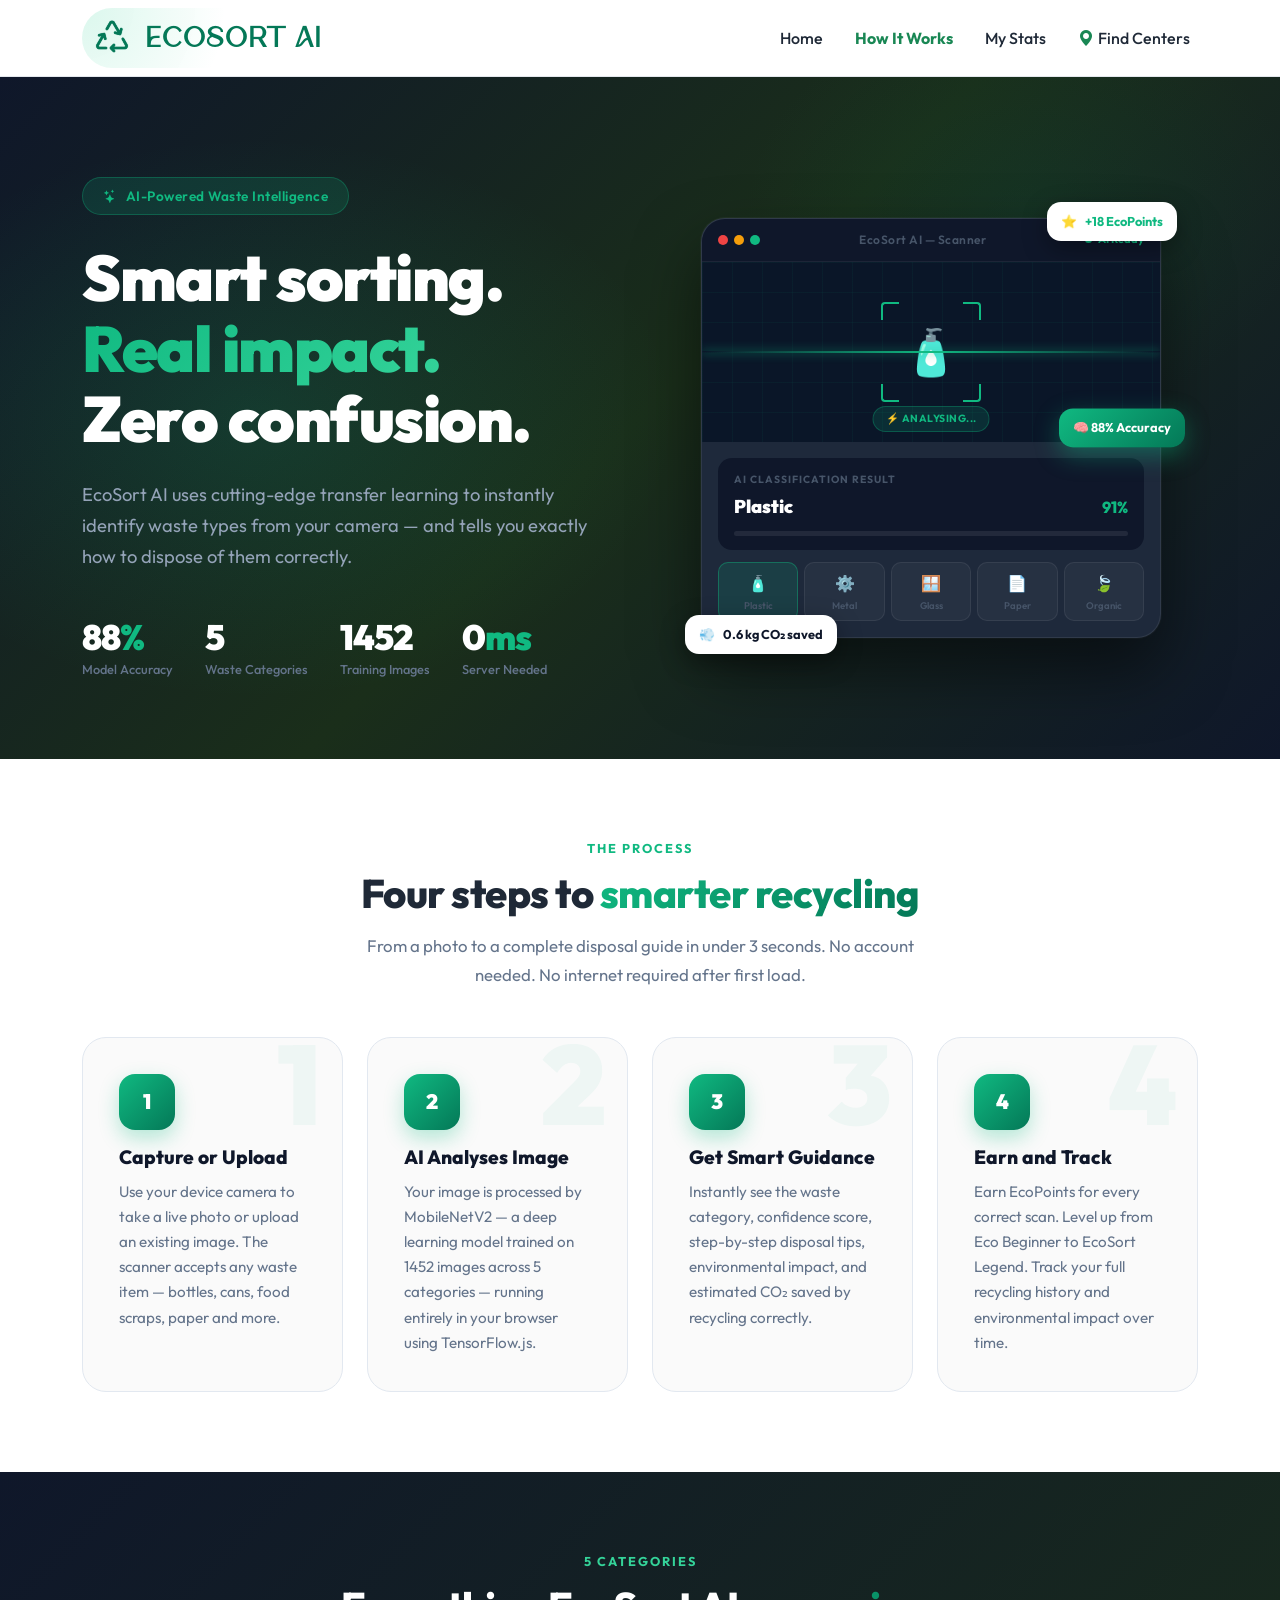
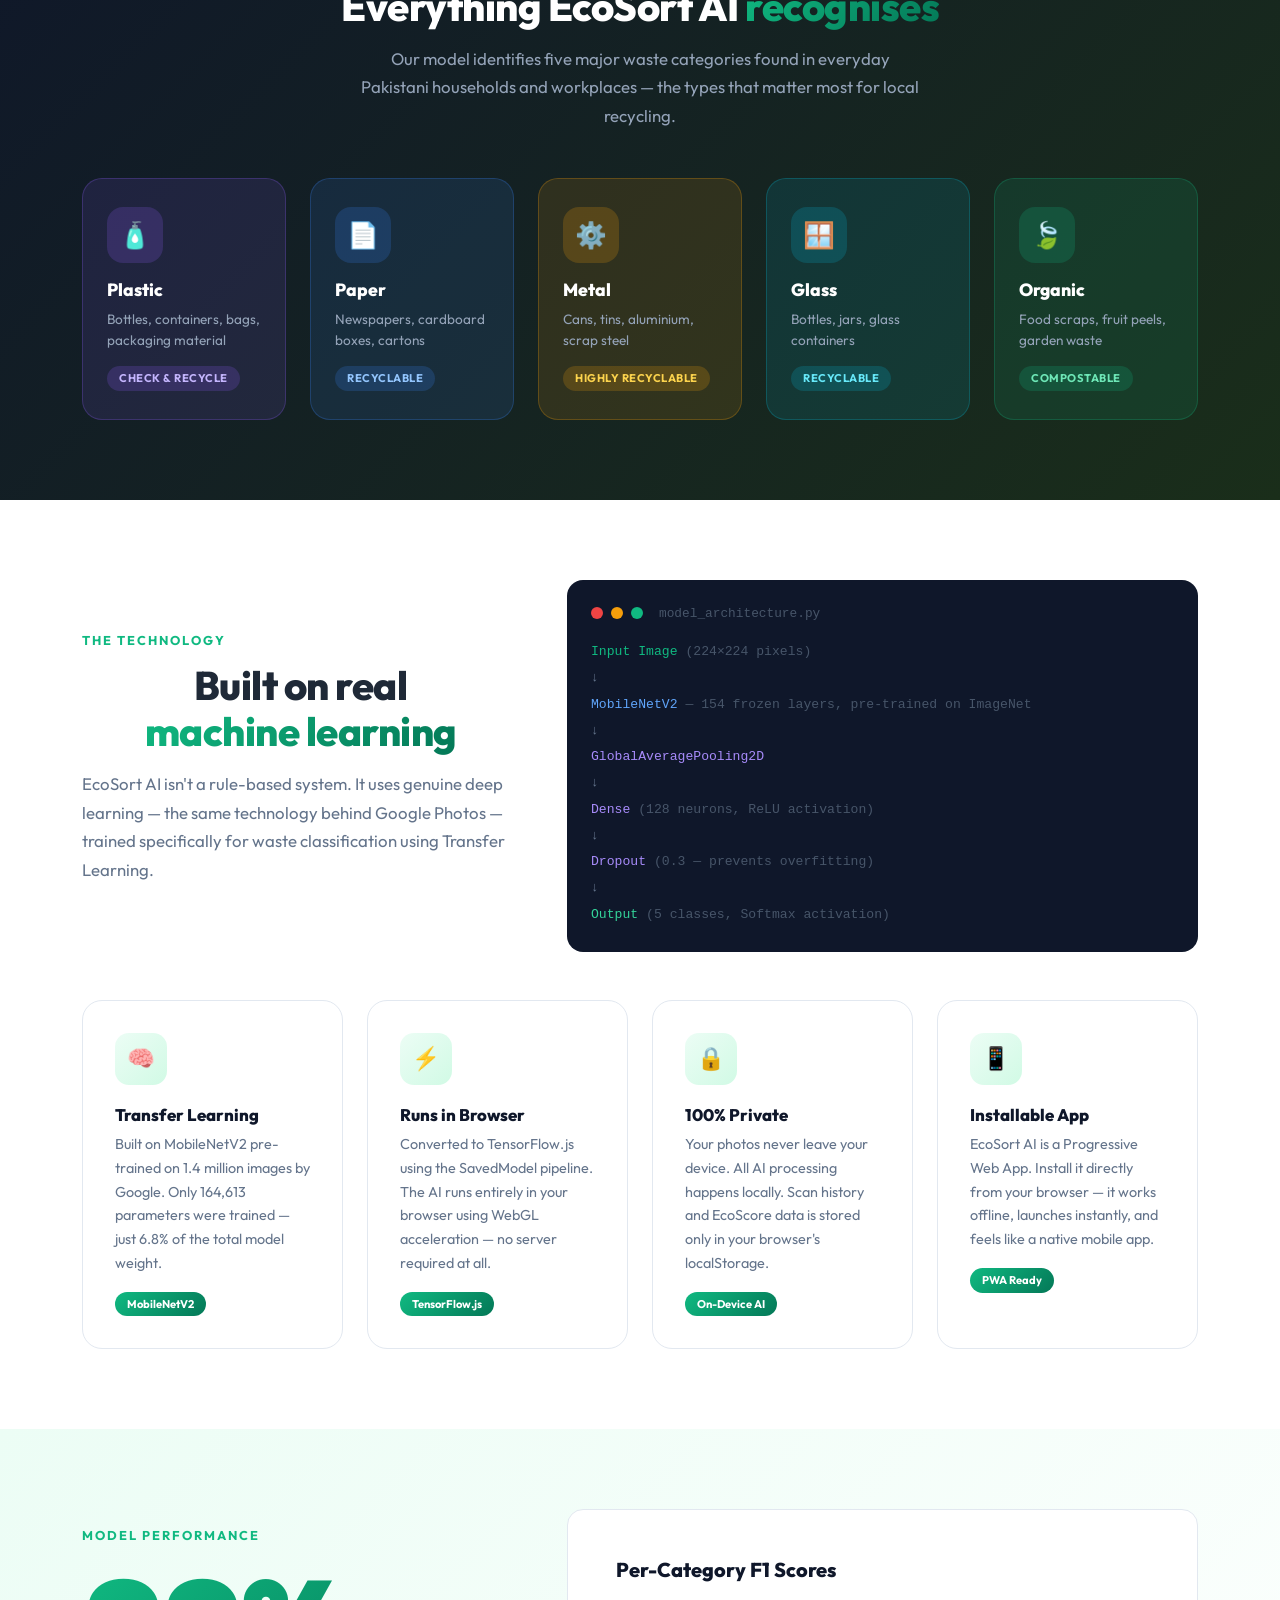
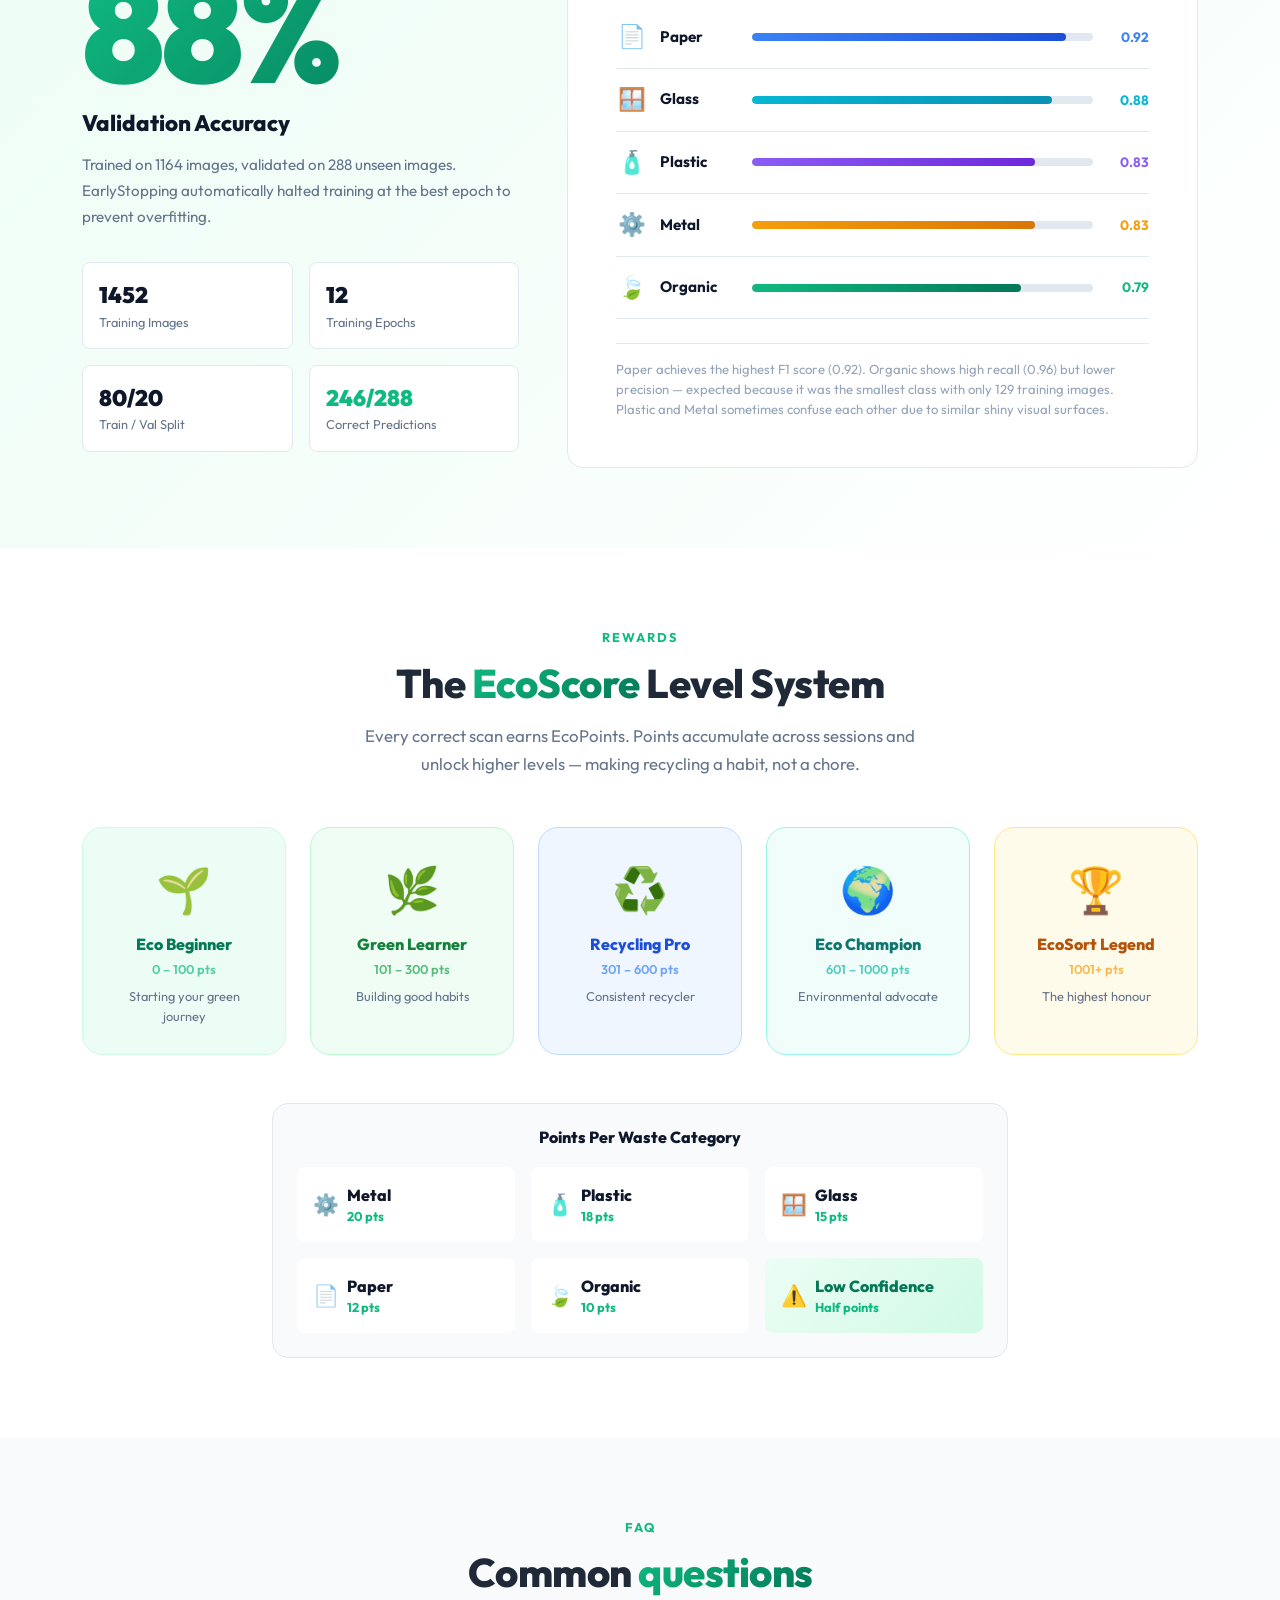
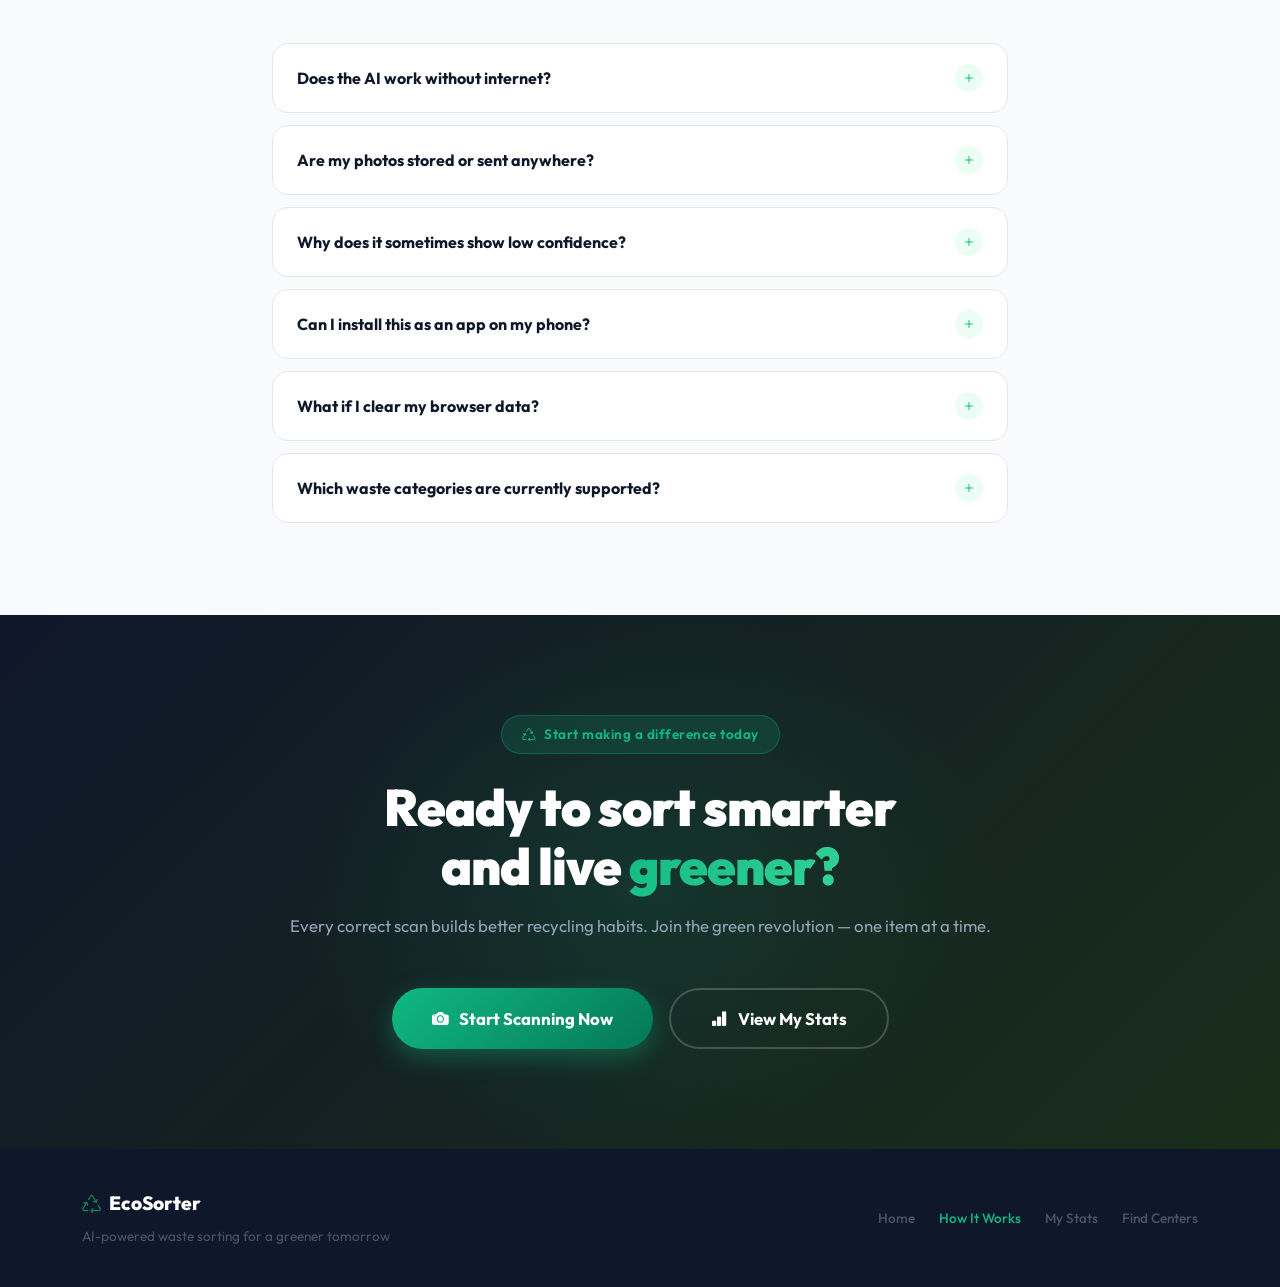
<file: about.html>
<!DOCTYPE html>
<html lang="en">
<head>
    <meta charset="UTF-8" />
    <meta name="viewport" content="width=device-width, initial-scale=1.0" />
    <title>How It Works — EcoSort AI</title>

    <link href="https://fonts.googleapis.com/css2?family=Outfit:wght@300;400;500;600;700;800;900&display=swap" rel="stylesheet" />
    <link href="https://cdn.jsdelivr.net/npm/bootstrap@5.3.0/dist/css/bootstrap.min.css" rel="stylesheet" />
    <link rel="stylesheet" href="https://cdn.jsdelivr.net/npm/bootstrap-icons@1.11.1/font/bootstrap-icons.css" />
    <link rel="stylesheet" href="css/about.css">
    <link rel="stylesheet" href="css/style.css" />


</head>
<body>

<!-- Navbar -->
<nav class="navbar navbar-expand-lg navbar-custom sticky-top">
    <div class="container">
        <a href="index.html" class="navbar-brand fs-3 d-flex align-items-center gap-3 fw-bold">
            <i class="bi bi-recycle fs-2"></i>EcoSort AI
        </a>
        <button class="navbar-toggler border-0 shadow-none" data-bs-toggle="collapse" data-bs-target="#navlinks">
            <i class="bi bi-list text-dark fs-1"></i>
        </button>
        <div class="collapse navbar-collapse" id="navlinks">
            <ul class="navbar-nav ms-auto align-items-center mt-3 mt-lg-0">
                <li class="nav-item me-lg-3 mb-lg-0 mb-3">
                    <a href="index.html" class="nav-link link-custom">Home</a>
                </li>
                <li class="nav-item mb-lg-0 mb-3 me-lg-3">
                    <a href="how-it-works.html" class="nav-link link-custom text-success fw-bold">How It Works</a>
                </li>
                <li class="nav-item mb-lg-0 mb-3 me-lg-3">
                    <a href="stats.html" class="nav-link link-custom">My Stats</a>
                </li>
                <li class="nav-item mb-lg-0 mb-3">
                    <a href="map.html" class="nav-link link-custom">
                        <i class="bi bi-geo-alt-fill me-1 text-success"></i>Find Centers
                    </a>
                </li>
            </ul>
        </div>
    </div>
</nav>


<!-- Hero -->
<section class="hiw-hero">
    <div class="container position-relative">
        <div class="row align-items-center g-5">
            <div class="col-lg-6">
                <div class="hiw-hero-badge">
                    <i class="bi bi-stars"></i>
                    AI-Powered Waste Intelligence
                </div>
                <h1>Smart sorting.<br /><span>Real impact.</span><br />Zero confusion.</h1>
                <p>EcoSort AI uses cutting-edge transfer learning to instantly identify waste types from your camera — and tells you exactly how to dispose of them correctly.</p>
                <div class="hero-stats">
                    <div class="hero-stat">
                        <div class="num">88<span>%</span></div>
                        <div class="lbl">Model Accuracy</div>
                    </div>
                    <div class="hero-stat">
                        <div class="num">5</div>
                        <div class="lbl">Waste Categories</div>
                    </div>
                    <div class="hero-stat">
                        <div class="num">1452</div>
                        <div class="lbl">Training Images</div>
                    </div>
                    <div class="hero-stat">
                        <div class="num">0<span>ms</span></div>
                        <div class="lbl">Server Needed</div>
                    </div>
                </div>
            </div>
            <div class="col-lg-6 d-flex justify-content-center align-items-center py-4 py-lg-0">
                <div class="scanner-visual-wrap">

                    <!-- Floating badges -->
                    <div class="float-badge float-badge-1">
                        <span>⭐</span>
                        <span style="color:#10B981;">+18 EcoPoints</span>
                    </div>
                    <div class="float-badge float-badge-2">
                        <span>💨</span>
                        <span>0.6 kg CO₂ saved</span>
                    </div>
                    <div class="float-badge-3 d-none d-xl-block">
                        🧠 88% Accuracy
                    </div>

                    <!-- Main scanner card -->
                    <div class="scanner-card-hero">

                        <!-- Top bar -->
                        <div class="scanner-card-topbar">
                            <div class="topbar-dots">
                                <span style="background:#EF4444;"></span>
                                <span style="background:#F59E0B;"></span>
                                <span style="background:#10B981;"></span>
                            </div>
                            <div class="topbar-title">EcoSort AI — Scanner</div>
                            <div class="topbar-status">
                                <div class="topbar-dot-live"></div>
                                AI Ready
                            </div>
                        </div>

                        <!-- Camera viewfinder -->
                        <div class="scanner-viewfinder">
                            <div class="viewfinder-grid"></div>
                            <div class="scan-sweep"></div>

                            <!-- Scanning frame corners -->
                            <div class="scan-frame-hero">
                                <div class="sfh-corner sfh-tl"></div>
                                <div class="sfh-corner sfh-tr"></div>
                                <div class="sfh-corner sfh-bl"></div>
                                <div class="sfh-corner sfh-br"></div>
                            </div>

                            <!-- Animated waste item -->
                            <div class="viewfinder-item" id="viewfinderItem">🧴</div>

                            <div class="scan-processing">⚡ ANALYSING...</div>
                        </div>

                        <!-- Result body -->
                        <div class="scanner-result-body">

                            <!-- Current result display -->
                            <div class="result-category-display">
                                <div class="rcd-label">AI Classification Result</div>
                                <div class="rcd-main">
                                    <div class="rcd-name" id="rcdName">Plastic</div>
                                    <div class="rcd-confidence">91%</div>
                                </div>
                                <div class="rcd-bar-wrap">
                                    <div class="rcd-bar-fill"></div>
                                </div>
                            </div>

                            <!-- All 5 categories mini chips -->
                            <div class="categories-mini-row">
                                <div class="cat-chip">
                                    <span class="cat-chip-emoji">🧴</span>
                                    <span class="cat-chip-name">Plastic</span>
                                </div>
                                <div class="cat-chip">
                                    <span class="cat-chip-emoji">⚙️</span>
                                    <span class="cat-chip-name">Metal</span>
                                </div>
                                <div class="cat-chip">
                                    <span class="cat-chip-emoji">🪟</span>
                                    <span class="cat-chip-name">Glass</span>
                                </div>
                                <div class="cat-chip">
                                    <span class="cat-chip-emoji">📄</span>
                                    <span class="cat-chip-name">Paper</span>
                                </div>
                                <div class="cat-chip">
                                    <span class="cat-chip-emoji">🍃</span>
                                    <span class="cat-chip-name">Organic</span>
                                </div>
                            </div>

                        </div>
                    </div>
                </div>
            </div>
        </div>
    </div>
</section>


<!-- Steps -->
<section class="steps-section">
    <div class="container">
        <div class="text-center mb-5">
            <div class="section-eyebrow">The Process</div>
            <h2 class="section-title">Four steps to <span>smarter recycling</span></h2>
            <p class="section-subtitle mx-auto">From a photo to a complete disposal guide in under 3 seconds. No account needed. No internet required after first load.</p>
        </div>
        <div class="row g-4 align-items-stretch">
            <div class="col-12 col-md-6 col-lg-3">
                <div class="step-card" data-step="1">
                    <div class="step-number">1</div>
                    <h4>Capture or Upload</h4>
                    <p>Use your device camera to take a live photo or upload an existing image. The scanner accepts any waste item — bottles, cans, food scraps, paper and more.</p>
                </div>
            </div>
            <div class="col-12 col-md-6 col-lg-3">
                <div class="step-card" data-step="2">
                    <div class="step-number">2</div>
                    <h4>AI Analyses Image</h4>
                    <p>Your image is processed by MobileNetV2 — a deep learning model trained on 1452 images across 5 categories — running entirely in your browser using TensorFlow.js.</p>
                </div>
            </div>
            <div class="col-12 col-md-6 col-lg-3">
                <div class="step-card" data-step="3">
                    <div class="step-number">3</div>
                    <h4>Get Smart Guidance</h4>
                    <p>Instantly see the waste category, confidence score, step-by-step disposal tips, environmental impact, and estimated CO₂ saved by recycling correctly.</p>
                </div>
            </div>
            <div class="col-12 col-md-6 col-lg-3">
                <div class="step-card" data-step="4">
                    <div class="step-number">4</div>
                    <h4>Earn and Track</h4>
                    <p>Earn EcoPoints for every correct scan. Level up from Eco Beginner to EcoSort Legend. Track your full recycling history and environmental impact over time.</p>
                </div>
            </div>
        </div>
    </div>
</section>


<!-- Categories -->
<section class="categories-section">
    <div class="container">
        <div class="text-center mb-5">
            <div class="section-eyebrow" style="color:#34D399;">5 Categories</div>
            <h2 class="section-title" style="color:white;">Everything EcoSort AI <span>recognises</span></h2>
            <p class="section-subtitle mx-auto" style="color:#94A3B8;">Our model identifies five major waste categories found in everyday Pakistani households and workplaces — the types that matter most for local recycling.</p>
        </div>
        <div class="row g-4">
            <div class="col-6 col-md-4 col-lg">
                <div class="category-card" style="background:rgba(139,92,246,0.12);border:1.5px solid rgba(139,92,246,0.25);">
                    <div class="category-icon-wrap" style="background:rgba(139,92,246,0.2);">🧴</div>
                    <h5>Plastic</h5>
                    <p>Bottles, containers, bags, packaging material</p>
                    <span class="category-tag" style="background:rgba(139,92,246,0.2);color:#C4B5FD;">Check & Recycle</span>
                </div>
            </div>
            <div class="col-6 col-md-4 col-lg">
                <div class="category-card" style="background:rgba(59,130,246,0.12);border:1.5px solid rgba(59,130,246,0.25);">
                    <div class="category-icon-wrap" style="background:rgba(59,130,246,0.2);">📄</div>
                    <h5>Paper</h5>
                    <p>Newspapers, cardboard boxes, cartons</p>
                    <span class="category-tag" style="background:rgba(59,130,246,0.2);color:#93C5FD;">Recyclable</span>
                </div>
            </div>
            <div class="col-6 col-md-4 col-lg">
                <div class="category-card" style="background:rgba(245,158,11,0.12);border:1.5px solid rgba(245,158,11,0.25);">
                    <div class="category-icon-wrap" style="background:rgba(245,158,11,0.2);">⚙️</div>
                    <h5>Metal</h5>
                    <p>Cans, tins, aluminium, scrap steel</p>
                    <span class="category-tag" style="background:rgba(245,158,11,0.2);color:#FCD34D;">Highly Recyclable</span>
                </div>
            </div>
            <div class="col-6 col-md-4 col-lg">
                <div class="category-card" style="background:rgba(6,182,212,0.12);border:1.5px solid rgba(6,182,212,0.25);">
                    <div class="category-icon-wrap" style="background:rgba(6,182,212,0.2);">🪟</div>
                    <h5>Glass</h5>
                    <p>Bottles, jars, glass containers</p>
                    <span class="category-tag" style="background:rgba(6,182,212,0.2);color:#67E8F9;">Recyclable</span>
                </div>
            </div>
            <div class="col-6 col-md-4 col-lg">
                <div class="category-card" style="background:rgba(16,185,129,0.12);border:1.5px solid rgba(16,185,129,0.25);">
                    <div class="category-icon-wrap" style="background:rgba(16,185,129,0.2);">🍃</div>
                    <h5>Organic</h5>
                    <p>Food scraps, fruit peels, garden waste</p>
                    <span class="category-tag" style="background:rgba(16,185,129,0.2);color:#6EE7B7;">Compostable</span>
                </div>
            </div>
        </div>
    </div>
</section>


<!-- Technology -->
<section class="tech-section">
    <div class="container">
        <div class="row align-items-center g-5 mb-5">
            <div class="col-lg-5">
                <div class="section-eyebrow">The Technology</div>
                <h2 class="section-title">Built on real<br /><span>machine learning</span></h2>
                <p class="section-subtitle">EcoSort AI isn't a rule-based system. It uses genuine deep learning — the same technology behind Google Photos — trained specifically for waste classification using Transfer Learning.</p>
            </div>
            <div class="col-lg-7">
                <div class="p-4 rounded-4" style="background:#0F172A;font-family:monospace;">
                    <div class="d-flex align-items-center gap-2 mb-3">
                        <span style="width:12px;height:12px;border-radius:50%;background:#EF4444;display:block;"></span>
                        <span style="width:12px;height:12px;border-radius:50%;background:#F59E0B;display:block;"></span>
                        <span style="width:12px;height:12px;border-radius:50%;background:#10B981;display:block;"></span>
                        <span style="color:#475569;font-size:0.8rem;margin-left:8px;">model_architecture.py</span>
                    </div>
                    <div style="font-size:0.82rem;line-height:2;color:#94A3B8;">
                        <span style="color:#10B981;">Input Image</span><span style="color:#475569;"> (224×224 pixels)</span><br/>
                        <span style="color:#64748B;">   ↓</span><br/>
                        <span style="color:#60A5FA;">MobileNetV2</span><span style="color:#475569;"> — 154 frozen layers, pre-trained on ImageNet</span><br/>
                        <span style="color:#64748B;">   ↓</span><br/>
                        <span style="color:#A78BFA;">GlobalAveragePooling2D</span><br/>
                        <span style="color:#64748B;">   ↓</span><br/>
                        <span style="color:#A78BFA;">Dense</span><span style="color:#475569;"> (128 neurons, ReLU activation)</span><br/>
                        <span style="color:#64748B;">   ↓</span><br/>
                        <span style="color:#A78BFA;">Dropout</span><span style="color:#475569;"> (0.3 — prevents overfitting)</span><br/>
                        <span style="color:#64748B;">   ↓</span><br/>
                        <span style="color:#34D399;">Output</span><span style="color:#475569;"> (5 classes, Softmax activation)</span>
                    </div>
                </div>
            </div>
        </div>
        <div class="row g-4">
            <div class="col-12 col-md-6 col-lg-3">
                <div class="tech-card">
                    <div class="tech-icon">🧠</div>
                    <h5>Transfer Learning</h5>
                    <p>Built on MobileNetV2 pre-trained on 1.4 million images by Google. Only 164,613 parameters were trained — just 6.8% of the total model weight.</p>
                    <span class="tech-badge">MobileNetV2</span>
                </div>
            </div>
            <div class="col-12 col-md-6 col-lg-3">
                <div class="tech-card">
                    <div class="tech-icon">⚡</div>
                    <h5>Runs in Browser</h5>
                    <p>Converted to TensorFlow.js using the SavedModel pipeline. The AI runs entirely in your browser using WebGL acceleration — no server required at all.</p>
                    <span class="tech-badge">TensorFlow.js</span>
                </div>
            </div>
            <div class="col-12 col-md-6 col-lg-3">
                <div class="tech-card">
                    <div class="tech-icon">🔒</div>
                    <h5>100% Private</h5>
                    <p>Your photos never leave your device. All AI processing happens locally. Scan history and EcoScore data is stored only in your browser's localStorage.</p>
                    <span class="tech-badge">On-Device AI</span>
                </div>
            </div>
            <div class="col-12 col-md-6 col-lg-3">
                <div class="tech-card">
                    <div class="tech-icon">📱</div>
                    <h5>Installable App</h5>
                    <p>EcoSort AI is a Progressive Web App. Install it directly from your browser — it works offline, launches instantly, and feels like a native mobile app.</p>
                    <span class="tech-badge">PWA Ready</span>
                </div>
            </div>
        </div>
    </div>
</section>


<!-- Accuracy -->
<section class="accuracy-section">
    <div class="container">
        <div class="row align-items-center g-5">
            <div class="col-lg-5 text-center text-lg-start">
                <div class="section-eyebrow">Model Performance</div>
                <div class="accuracy-big">88%</div>
                <h3 style="font-size:1.4rem;font-weight:800;color:#0F172A;margin-top:8px;margin-bottom:16px;">Validation Accuracy</h3>
                <p style="color:#64748B;font-size:0.95rem;line-height:1.7;">Trained on 1164 images, validated on 288 unseen images. EarlyStopping automatically halted training at the best epoch to prevent overfitting.</p>
                <div class="row g-3 mt-2">
                    <div class="col-6">
                        <div class="p-3 rounded-3" style="background:white;border:1.5px solid #E2E8F0;">
                            <div style="font-size:1.4rem;font-weight:900;color:#0F172A;">1452</div>
                            <div style="font-size:0.8rem;color:#64748B;">Training Images</div>
                        </div>
                    </div>
                    <div class="col-6">
                        <div class="p-3 rounded-3" style="background:white;border:1.5px solid #E2E8F0;">
                            <div style="font-size:1.4rem;font-weight:900;color:#0F172A;">12</div>
                            <div style="font-size:0.8rem;color:#64748B;">Training Epochs</div>
                        </div>
                    </div>
                    <div class="col-6">
                        <div class="p-3 rounded-3" style="background:white;border:1.5px solid #E2E8F0;">
                            <div style="font-size:1.4rem;font-weight:900;color:#0F172A;">80/20</div>
                            <div style="font-size:0.8rem;color:#64748B;">Train / Val Split</div>
                        </div>
                    </div>
                    <div class="col-6">
                        <div class="p-3 rounded-3" style="background:white;border:1.5px solid #E2E8F0;">
                            <div style="font-size:1.4rem;font-weight:900;color:#10B981;">246/288</div>
                            <div style="font-size:0.8rem;color:#64748B;">Correct Predictions</div>
                        </div>
                    </div>
                </div>
            </div>
            <div class="col-lg-7">
                <div class="bg-white p-4 p-md-5 rounded-4" style="border:1.5px solid #E2E8F0;">
                    <h5 style="font-weight:800;color:#0F172A;margin-bottom:24px;">Per-Category F1 Scores</h5>
                    <div class="class-row">
                        <div class="class-emoji">📄</div>
                        <div class="class-name">Paper</div>
                        <div class="class-bar-wrap"><div class="class-bar" style="width:0%;background:linear-gradient(90deg,#3B82F6,#1D4ED8);" data-width="92%"></div></div>
                        <div class="class-pct" style="color:#3B82F6;">0.92</div>
                    </div>
                    <div class="class-row">
                        <div class="class-emoji">🪟</div>
                        <div class="class-name">Glass</div>
                        <div class="class-bar-wrap"><div class="class-bar" style="width:0%;background:linear-gradient(90deg,#06B6D4,#0891B2);" data-width="88%"></div></div>
                        <div class="class-pct" style="color:#06B6D4;">0.88</div>
                    </div>
                    <div class="class-row">
                        <div class="class-emoji">🧴</div>
                        <div class="class-name">Plastic</div>
                        <div class="class-bar-wrap"><div class="class-bar" style="width:0%;background:linear-gradient(90deg,#8B5CF6,#6D28D9);" data-width="83%"></div></div>
                        <div class="class-pct" style="color:#8B5CF6;">0.83</div>
                    </div>
                    <div class="class-row">
                        <div class="class-emoji">⚙️</div>
                        <div class="class-name">Metal</div>
                        <div class="class-bar-wrap"><div class="class-bar" style="width:0%;background:linear-gradient(90deg,#F59E0B,#D97706);" data-width="83%"></div></div>
                        <div class="class-pct" style="color:#F59E0B;">0.83</div>
                    </div>
                    <div class="class-row">
                        <div class="class-emoji">🍃</div>
                        <div class="class-name">Organic</div>
                        <div class="class-bar-wrap"><div class="class-bar" style="width:0%;background:linear-gradient(90deg,#10B981,#047857);" data-width="79%"></div></div>
                        <div class="class-pct" style="color:#10B981;">0.79</div>
                    </div>
                    <p class="mt-4 mb-0" style="font-size:0.82rem;color:#94A3B8;border-top:1px solid #E2E8F0;padding-top:16px;">
                        Paper achieves the highest F1 score (0.92). Organic shows high recall (0.96) but lower precision — expected because it was the smallest class with only 129 training images. Plastic and Metal sometimes confuse each other due to similar shiny visual surfaces.
                    </p>
                </div>
            </div>
        </div>
    </div>
</section>


<!-- EcoScore -->
<section class="ecoscore-section">
    <div class="container">
        <div class="text-center mb-5">
            <div class="section-eyebrow">Rewards</div>
            <h2 class="section-title">The <span>EcoScore</span> Level System</h2>
            <p class="section-subtitle mx-auto">Every correct scan earns EcoPoints. Points accumulate across sessions and unlock higher levels — making recycling a habit, not a chore.</p>
        </div>
        <div class="row g-4 mb-5">
            <div class="col-6 col-md-4 col-lg">
                <div class="score-level-card" style="background:#ECFDF5;border:1.5px solid #D1FAE5;">
                    <div class="score-level-emoji">🌱</div>
                    <h5 style="color:#047857;">Eco Beginner</h5>
                    <div class="pts" style="color:#10B981;">0 – 100 pts</div>
                    <div class="desc">Starting your green journey</div>
                </div>
            </div>
            <div class="col-6 col-md-4 col-lg">
                <div class="score-level-card" style="background:#F0FDF4;border:1.5px solid #BBF7D0;">
                    <div class="score-level-emoji">🌿</div>
                    <h5 style="color:#15803D;">Green Learner</h5>
                    <div class="pts" style="color:#16A34A;">101 – 300 pts</div>
                    <div class="desc">Building good habits</div>
                </div>
            </div>
            <div class="col-6 col-md-4 col-lg">
                <div class="score-level-card" style="background:#EFF6FF;border:1.5px solid #BFDBFE;">
                    <div class="score-level-emoji">♻️</div>
                    <h5 style="color:#1D4ED8;">Recycling Pro</h5>
                    <div class="pts" style="color:#3B82F6;">301 – 600 pts</div>
                    <div class="desc">Consistent recycler</div>
                </div>
            </div>
            <div class="col-6 col-md-4 col-lg">
                <div class="score-level-card" style="background:#F0FDFA;border:1.5px solid #99F6E4;">
                    <div class="score-level-emoji">🌍</div>
                    <h5 style="color:#0F766E;">Eco Champion</h5>
                    <div class="pts" style="color:#14B8A6;">601 – 1000 pts</div>
                    <div class="desc">Environmental advocate</div>
                </div>
            </div>
            <div class="col-6 col-md-4 col-lg">
                <div class="score-level-card" style="background:#FFFBEB;border:1.5px solid #FDE68A;">
                    <div class="score-level-emoji">🏆</div>
                    <h5 style="color:#B45309;">EcoSort Legend</h5>
                    <div class="pts" style="color:#F59E0B;">1001+ pts</div>
                    <div class="desc">The highest honour</div>
                </div>
            </div>
        </div>
        <div class="row justify-content-center">
            <div class="col-lg-8">
                <div class="p-4 rounded-4" style="background:#F8FAFC;border:1.5px solid #E2E8F0;">
                    <h6 style="font-weight:800;color:#0F172A;margin-bottom:20px;text-align:center;">Points Per Waste Category</h6>
                    <div class="row g-3">
                        <div class="col-6 col-md-4">
                            <div class="d-flex align-items-center gap-2 p-3 bg-white rounded-3">
                                <span style="font-size:1.3rem;">⚙️</span>
                                <div><div style="font-weight:800;color:#0F172A;">Metal</div><div style="font-size:0.8rem;color:#10B981;font-weight:700;">20 pts</div></div>
                            </div>
                        </div>
                        <div class="col-6 col-md-4">
                            <div class="d-flex align-items-center gap-2 p-3 bg-white rounded-3">
                                <span style="font-size:1.3rem;">🧴</span>
                                <div><div style="font-weight:800;color:#0F172A;">Plastic</div><div style="font-size:0.8rem;color:#10B981;font-weight:700;">18 pts</div></div>
                            </div>
                        </div>
                        <div class="col-6 col-md-4">
                            <div class="d-flex align-items-center gap-2 p-3 bg-white rounded-3">
                                <span style="font-size:1.3rem;">🪟</span>
                                <div><div style="font-weight:800;color:#0F172A;">Glass</div><div style="font-size:0.8rem;color:#10B981;font-weight:700;">15 pts</div></div>
                            </div>
                        </div>
                        <div class="col-6 col-md-4">
                            <div class="d-flex align-items-center gap-2 p-3 bg-white rounded-3">
                                <span style="font-size:1.3rem;">📄</span>
                                <div><div style="font-weight:800;color:#0F172A;">Paper</div><div style="font-size:0.8rem;color:#10B981;font-weight:700;">12 pts</div></div>
                            </div>
                        </div>
                        <div class="col-6 col-md-4">
                            <div class="d-flex align-items-center gap-2 p-3 bg-white rounded-3">
                                <span style="font-size:1.3rem;">🍃</span>
                                <div><div style="font-weight:800;color:#0F172A;">Organic</div><div style="font-size:0.8rem;color:#10B981;font-weight:700;">10 pts</div></div>
                            </div>
                        </div>
                        <div class="col-6 col-md-4">
                            <div class="d-flex align-items-center gap-2 p-3 rounded-3" style="background:linear-gradient(135deg,#ECFDF5,#D1FAE5);">
                                <span style="font-size:1.3rem;">⚠️</span>
                                <div><div style="font-weight:800;color:#047857;">Low Confidence</div><div style="font-size:0.8rem;color:#10B981;font-weight:700;">Half points</div></div>
                            </div>
                        </div>
                    </div>
                </div>
            </div>
        </div>
    </div>
</section>


<!-- FAQ -->
<section class="faq-section">
    <div class="container">
        <div class="text-center mb-5">
            <div class="section-eyebrow">FAQ</div>
            <h2 class="section-title">Common <span>questions</span></h2>
        </div>
        <div class="row justify-content-center">
            <div class="col-lg-8">

                <div class="faq-item" onclick="toggleFAQ(this)">
                    <div class="faq-question">Does the AI work without internet?<div class="faq-icon"><i class="bi bi-plus"></i></div></div>
                    <div class="faq-answer">Yes! After the first visit, the model and all app files are cached by the Service Worker. You can scan waste items completely offline. Only the Recycling Centers Map requires an internet connection to load map tiles.</div>
                </div>

                <div class="faq-item" onclick="toggleFAQ(this)">
                    <div class="faq-question">Are my photos stored or sent anywhere?<div class="faq-icon"><i class="bi bi-plus"></i></div></div>
                    <div class="faq-answer">Never. All image processing happens entirely inside your browser using TensorFlow.js. Photos are never uploaded to any server. Your scan history and EcoScore are stored only in your browser's localStorage on your own device.</div>
                </div>

                <div class="faq-item" onclick="toggleFAQ(this)">
                    <div class="faq-question">Why does it sometimes show low confidence?<div class="faq-icon"><i class="bi bi-plus"></i></div></div>
                    <div class="faq-answer">The model works best with clear, well-lit images where the item fills most of the frame. Low confidence below 60% usually means the image is blurry, the lighting is poor, or the item is partially hidden. Try a clearer photo from a different angle.</div>
                </div>

                <div class="faq-item" onclick="toggleFAQ(this)">
                    <div class="faq-question">Can I install this as an app on my phone?<div class="faq-icon"><i class="bi bi-plus"></i></div></div>
                    <div class="faq-answer">Yes! EcoSort AI is a Progressive Web App. In Chrome or Edge, tap the install icon in the address bar or find "Install App" in the browser menu. It appears on your home screen like a real native app and works completely offline.</div>
                </div>

                <div class="faq-item" onclick="toggleFAQ(this)">
                    <div class="faq-question">What if I clear my browser data?<div class="faq-icon"><i class="bi bi-plus"></i></div></div>
                    <div class="faq-answer">Clearing browser data will reset your EcoScore, scan history and cached model files. Your data is not yet backed up to a cloud server — this is planned as a future feature with user accounts and cloud sync.</div>
                </div>

                <div class="faq-item" onclick="toggleFAQ(this)">
                    <div class="faq-question">Which waste categories are currently supported?<div class="faq-icon"><i class="bi bi-plus"></i></div></div>
                    <div class="faq-answer">Currently EcoSort AI supports 5 categories: Plastic, Paper, Metal, Glass and Organic. Future versions will expand to include Electronic waste, Hazardous materials and Textile waste with a larger, more diverse dataset.</div>
                </div>

            </div>
        </div>
    </div>
</section>


<!-- CTA -->
<section class="cta-section">
    <div class="container position-relative text-center">
        <div class="row justify-content-center">
            <div class="col-lg-8">
                <div class="hiw-hero-badge d-inline-flex mb-4">
                    <i class="bi bi-recycle"></i>Start making a difference today
                </div>
                <h2>Ready to sort smarter<br />and live <span>greener?</span></h2>
                <p class="mt-3 mb-5">Every correct scan builds better recycling habits. Join the green revolution — one item at a time.</p>
                <div class="d-flex gap-3 justify-content-center flex-wrap">
                    <a href="index.html#scanner" class="btn-cta">
                        <i class="bi bi-camera-fill"></i>Start Scanning Now
                    </a>
                    <a href="stats.html" class="btn-cta-outline">
                        <i class="bi bi-bar-chart-fill"></i>View My Stats
                    </a>
                </div>
            </div>
        </div>
    </div>
</section>


<!-- Footer -->
<footer style="background:#0F172A;padding:40px 0;">
    <div class="container">
        <div class="row align-items-center">
            <div class="col-md-6 text-center text-md-start mb-3 mb-md-0">
                <div style="color:white;font-weight:800;font-size:1.2rem;display:flex;align-items:center;gap:8px;">
                    <i class="bi bi-recycle text-success"></i>EcoSorter
                </div>
                <p style="color:#475569;font-size:0.85rem;margin-top:8px;margin-bottom:0;">AI-powered waste sorting for a greener tomorrow</p>
            </div>
            <div class="col-md-6 text-center text-md-end">
                <div class="d-flex gap-4 justify-content-center justify-content-md-end flex-wrap">
                    <a href="index.html" style="color:#475569;text-decoration:none;font-size:0.85rem;font-weight:500;" onmouseover="this.style.color='#10B981'" onmouseout="this.style.color='#475569'">Home</a>
                    <a href="how-it-works.html" style="color:#10B981;text-decoration:none;font-size:0.85rem;font-weight:500;">How It Works</a>
                    <a href="stats.html" style="color:#475569;text-decoration:none;font-size:0.85rem;font-weight:500;" onmouseover="this.style.color='#10B981'" onmouseout="this.style.color='#475569'">My Stats</a>
                    <a href="map.html" style="color:#475569;text-decoration:none;font-size:0.85rem;font-weight:500;" onmouseover="this.style.color='#10B981'" onmouseout="this.style.color='#475569'">Find Centers</a>
                </div>
            </div>
        </div>
    </div>
</footer>

<script src="https://cdn.jsdelivr.net/npm/bootstrap@5.3.0/dist/js/bootstrap.bundle.min.js"></script>
<script src="js/app.js"></script>
<script>
    // FAQ accordion
    function toggleFAQ(item) {
        const isOpen = item.classList.contains('open');
        document.querySelectorAll('.faq-item').forEach(i => i.classList.remove('open'));
        if (!isOpen) item.classList.add('open');
    }

    // Hero scanner — cycle through waste categories
    const categories = [
        { emoji: '🧴', name: 'Plastic',  conf: '91%' },
        { emoji: '⚙️',  name: 'Metal',   conf: '84%' },
        { emoji: '🪟', name: 'Glass',   conf: '88%' },
        { emoji: '🍃', name: 'Organic', conf: '79%' },
        { emoji: '📄', name: 'Paper',   conf: '95%' },
    ];
    let catIndex = 0;
    const vfItem  = document.getElementById('viewfinderItem');
    const rcdName = document.getElementById('rcdName');
    const chips   = document.querySelectorAll('.cat-chip');

    function cycleCategory() {
        // Fade out
        if (vfItem)  { vfItem.style.opacity  = '0'; vfItem.style.transform  = 'scale(0.6)'; }
        if (rcdName) { rcdName.style.opacity = '0'; rcdName.style.transform = 'translateY(6px)'; }

        setTimeout(() => {
            catIndex = (catIndex + 1) % categories.length;
            const cat = categories[catIndex];

            // Update content
            if (vfItem)  vfItem.textContent  = cat.emoji;
            if (rcdName) rcdName.textContent = cat.name;

            // Highlight matching chip
            chips.forEach((chip, i) => {
                const isActive = i === catIndex % chips.length;
                chip.style.background    = isActive ? 'rgba(16,185,129,0.15)' : 'rgba(255,255,255,0.04)';
                chip.style.borderColor   = isActive ? 'rgba(16,185,129,0.4)'  : 'rgba(255,255,255,0.07)';
            });

            // Fade back in
            if (vfItem) {
                vfItem.style.transition  = 'opacity 0.4s ease, transform 0.4s ease';
                vfItem.style.opacity     = '1';
                vfItem.style.transform   = 'scale(1)';
            }
            if (rcdName) {
                rcdName.style.transition = 'opacity 0.4s ease, transform 0.4s ease';
                rcdName.style.opacity    = '1';
                rcdName.style.transform  = 'translateY(0)';
            }
        }, 350);
    }

    // Set initial styles
    if (vfItem)  { vfItem.style.transition  = 'opacity 0.4s ease, transform 0.4s ease'; }
    if (rcdName) { rcdName.style.transition = 'opacity 0.4s ease, transform 0.4s ease'; }
    // Highlight first chip
    if (chips.length) {
        chips[0].style.background  = 'rgba(16,185,129,0.15)';
        chips[0].style.borderColor = 'rgba(16,185,129,0.4)';
    }
    // Start cycling every 3 seconds
    setInterval(cycleCategory, 3000);

    // Animate accuracy bars when scrolled into view
    const bars = document.querySelectorAll('.class-bar[data-width]');
    const observer = new IntersectionObserver((entries) => {
        entries.forEach(entry => {
            if (entry.isIntersecting) {
                bars.forEach(bar => {
                    setTimeout(() => {
                        bar.style.transition = 'width 1s ease';
                        bar.style.width = bar.getAttribute('data-width');
                    }, 150);
                });
                observer.disconnect();
            }
        });
    }, { threshold: 0.3 });

    const accuracyEl = document.querySelector('.accuracy-section');
    if (accuracyEl) observer.observe(accuracyEl);
</script>

</body>
</html>
</file>
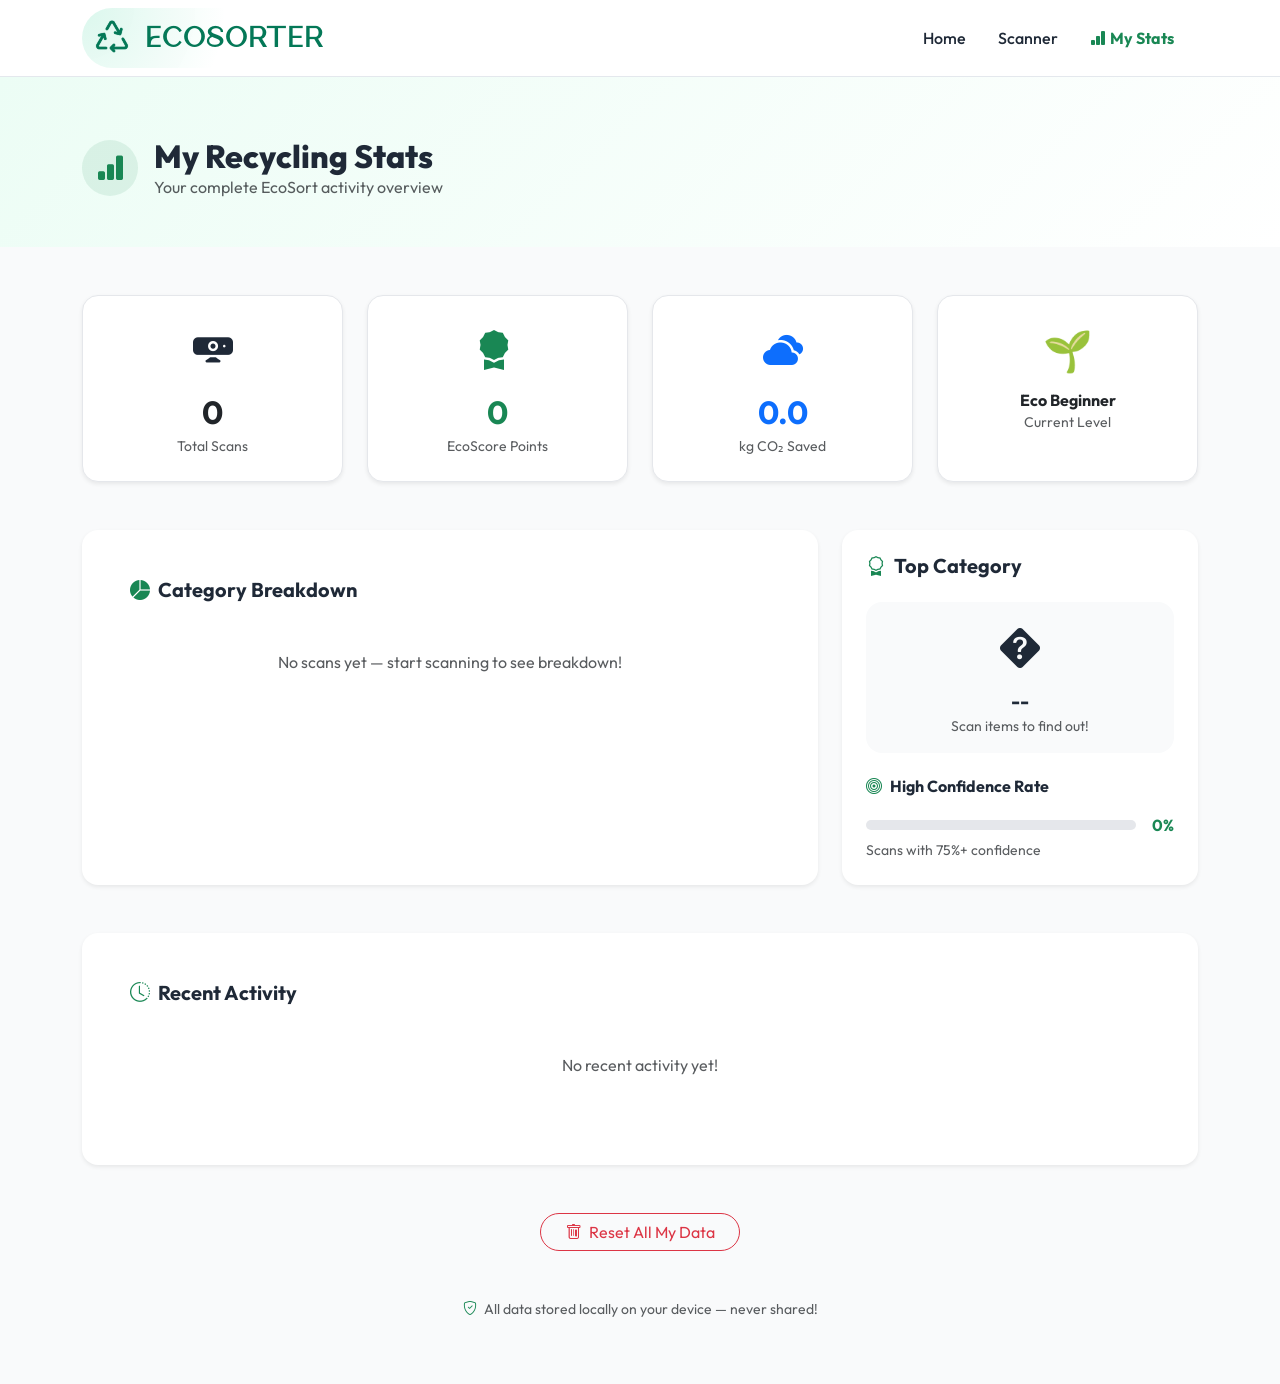
<file: stats.html>
<!DOCTYPE html>
<html lang="en">
<head>
    <meta charset="UTF-8" />
    <meta name="viewport" content="width=device-width, initial-scale=1.0" />
    <title>My Stats — EcoSort AI</title>

    <link href="https://fonts.googleapis.com/css2?family=Outfit:wght@300;400;500;600;700;800&display=swap" rel="stylesheet">
    <link href="https://cdn.jsdelivr.net/npm/bootstrap@5.3.0/dist/css/bootstrap.min.css" rel="stylesheet"/>
    <link rel="stylesheet" href="https://cdn.jsdelivr.net/npm/bootstrap-icons@1.11.1/font/bootstrap-icons.css"/>
    <link rel="stylesheet" href="css/style.css" />
</head>

<body>

    <!-- Navbar -->
    <nav class="navbar navbar-expand-lg navbar-custom sticky-top">
        <div class="container">
            <a href="index.html"
                class="navbar-brand fs-3 d-flex align-items-center gap-3 text-white fw-bold">
                <i class="bi bi-recycle fs-2"></i>EcoSorter
            </a>
            <button class="navbar-toggler border-0 shadow-none"
                data-bs-toggle="collapse"
                data-bs-target="#navlinks"
                aria-controls="navlinks"
                aria-expanded="false"
                aria-label="Toggle navigation">
                <i class="bi bi-list text-dark fs-1"></i>
            </button>
            <div class="collapse navbar-collapse" id="navlinks">
                <ul class="navbar-nav ms-auto align-items-center mt-3 mt-lg-0">
                    <li class="nav-item me-lg-3 mb-lg-0 mb-3">
                        <a href="index.html" class="nav-link link-custom">
                            Home
                        </a>
                    </li>
                    <li class="nav-item mb-lg-0 mb-3 me-lg-3">
                        <a href="index.html#scanner"
                            class="nav-link link-custom">Scanner</a>
                    </li>
                    <li class="nav-item mb-lg-0 mb-3 me-lg-3">
                        <a href="stats.html"
                            class="nav-link link-custom text-success fw-bold">
                            <i class="bi bi-bar-chart-fill me-1"></i>My Stats
                        </a>
                    </li>
                </ul>
            </div>
        </div>
    </nav>

    <!-- Page Header -->
    <section style="background:linear-gradient(135deg,#ECFDF5 0%,
        rgba(255,255,255,1) 100%); padding-top:60px; padding-bottom:40px;">
        <div class="container">
            <div class="d-flex align-items-center gap-3 mb-2">
                <div class="bg-success bg-opacity-10 rounded-circle
                    d-flex align-items-center justify-content-center"
                    style="width:56px; height:56px;">
                    <i class="bi bi-bar-chart-fill text-success fs-3"></i>
                </div>
                <div>
                    <h1 class="fw-800 mb-0"
                        style="font-size:2rem; font-weight:800;">
                        My Recycling Stats
                    </h1>
                    <p class="text-muted mb-0">
                        Your complete EcoSort activity overview
                    </p>
                </div>
            </div>
        </div>
    </section>

    <!-- Main Content -->
    <main class="container py-5">

        <!-- ── Row 1: Summary Cards ── -->
        <div class="row g-4 mb-5">

            <!-- Total Scans -->
            <div class="col-6 col-lg-3">
                <div class="bg-white rounded-4 p-4 shadow-sm text-center
                    h-100 border border-1"
                    style="border-color:#E5E7EB !important;">
                    <div class="fs-1 mb-2"><i class="bi bi-webcam-fill"></i></div>
                    <div class="fw-bold fs-2 text-dark"
                        id="statTotalScans">0</div>
                    <div class="text-muted small">Total Scans</div>
                </div>
            </div>

            <!-- Total EcoScore -->
            <div class="col-6 col-lg-3">
                <div class="bg-white rounded-4 p-4 shadow-sm text-center
                    h-100 border border-1"
                    style="border-color:#E5E7EB !important;">
                    <div class="fs-1 mb-2"><i class="bi bi-award-fill me-2 text-success"></i></div>
                    <div class="fw-bold fs-2 text-success"
                        id="statEcoScore">0</div>
                    <div class="text-muted small">EcoScore Points</div>
                </div>
            </div>

            <!-- Total CO2 Saved -->
            <div class="col-6 col-lg-3">
                <div class="bg-white rounded-4 p-4 shadow-sm text-center
                    h-100 border border-1"
                    style="border-color:#E5E7EB !important;">
                    <div class="fs-1 mb-2"><i class="bi bi-clouds-fill text-primary"></i></div>
                    <div class="fw-bold fs-2 text-primary"
                        id="statCo2">0</div>
                    <div class="text-muted small">kg CO₂ Saved</div>
                </div>
            </div>

            <!-- Current Level -->
            <div class="col-6 col-lg-3">
                <div class="bg-white rounded-4 p-4 shadow-sm text-center
                    h-100 border border-1"
                    style="border-color:#E5E7EB !important;">
                    <div class="fs-1 mb-2" id="statLevelEmoji"><i class="bi bi-person-arms-up"></i></div>
                    <div class="fw-bold fs-6 text-dark"
                        id="statLevelName">Eco Beginner</div>
                    <div class="text-muted small">Current Level</div>
                </div>
            </div>
        </div>

        <!-- ── Row 2: Category Breakdown + Favourite ── -->
        <div class="row g-4 mb-5">

            <!-- Category Breakdown -->
            <div class="col-lg-8">
                <div class="bg-white rounded-4 p-4 p-md-5 shadow-sm h-100">
                    <h5 class="fw-bold mb-4 d-flex align-items-center">
                        <i class="bi bi-pie-chart-fill text-success me-2"></i>
                        Category Breakdown
                    </h5>
                    <div id="categoryBreakdown">
                        <p class="text-muted text-center py-4">
                            No scans yet — start scanning to see your breakdown!
                        </p>
                    </div>
                </div>
            </div>

            <!-- Favourite Category + Accuracy -->
            <div class="col-lg-4">
                <div class="bg-white rounded-4 p-4 shadow-sm h-100">

                    <!-- Favourite Category -->
                    <h5 class="fw-bold mb-4 d-flex align-items-center">
                        <i class="bi bi-award me-2 text-success"></i>
                        Top Category
                    </h5>
                    <div id="topCategoryDisplay"
                        class="text-center py-3 rounded-4 mb-4"
                        style="background:#F9FAFB;">
                        <div class="fs-1 mb-2" id="topCategoryEmoji"><i class="bi bi-question-diamond-fill"></i></div>
                        <div class="fw-bold fs-5" id="topCategoryName">
                            --
                        </div>
                        <div class="text-muted small" id="topCategoryCount">
                            Scan items to find out!
                        </div>
                    </div>

                    <!-- High Confidence Rate -->
                    <h6 class="fw-bold mb-3 d-flex align-items-center">
                        <i class="bi bi-bullseye text-success me-2"></i>
                        High Confidence Rate
                    </h6>
                    <div class="d-flex align-items-center gap-3">
                        <div class="progress flex-fill rounded-pill"
                            style="height:10px; background:#E5E7EB;">
                            <div id="accuracyBar"
                                class="progress-bar rounded-pill"
                                style="width:0%;
                                       background:linear-gradient(
                                       90deg,#10b981,#047857);
                                       transition:width 1s ease;">
                            </div>
                        </div>
                        <span id="accuracyRate"
                            class="fw-bold text-success">0%</span>
                    </div>
                    <small class="text-muted">
                        Scans with 75%+ confidence
                    </small>
                </div>
            </div>
        </div>

        <!-- ── Row 3: Recent Activity Timeline ── -->
        <div class="row g-4">
            <div class="col-12">
                <div class="bg-white rounded-4 p-4 p-md-5 shadow-sm">
                    <h5 class="fw-bold mb-4 d-flex align-items-center">
                        <i class="bi bi-clock-history text-success me-2"></i>
                        Recent Activity
                    </h5>
                    <div id="recentActivity">
                        <p class="text-muted text-center py-4">
                            No recent activity yet!
                        </p>
                    </div>
                </div>
            </div>
        </div>

        <!-- ── Reset Button ── -->
        <div class="text-center mt-5">
            <button id="resetAllData"
                class="btn btn-outline-danger rounded-pill px-4">
                <i class="bi bi-trash me-2"></i>Reset All My Data
            </button>
        </div>

    </main>

    <!-- Footer -->
    <div class="container pb-5">
        <p class="text-center text-muted small">
            <i class="bi bi-shield-check text-success me-1"></i>
            All data stored locally on your device — never shared!
        </p>
    </div>

    <script src="https://cdn.jsdelivr.net/npm/bootstrap@5.3.0/dist/js/bootstrap.bundle.min.js"></script>
    <script src="assets/waste-data.js"></script>
    <script src="js/stats.js"></script>
</body>
</html>
</file>
<file: css/about.css>
:root {
     --green-1: #10B981;
     --green-2: #047857;
     --green-3: #ECFDF5;
     --dark: #0F172A;
     --muted: #64748B;
 }

 body {
     font-family: 'Outfit', sans-serif;
     background: #F8FAFC;
 }

 /* ── Hero ── */
 .hiw-hero {
     background: linear-gradient(135deg, #0F172A 0%, #1a2e1a 50%, #0F172A 100%);
     padding: 100px 0 80px;
     position: relative;
     overflow: hidden;
 }

 .hiw-hero::before {
     content: '';
     position: absolute;
     inset: 0;
     background:
         radial-gradient(ellipse 600px 400px at 20% 50%, rgba(16, 185, 129, 0.15) 0%, transparent 70%),
         radial-gradient(ellipse 400px 300px at 80% 20%, rgba(4, 120, 87, 0.12) 0%, transparent 70%);
 }

 .hiw-hero-badge {
     display: inline-flex;
     align-items: center;
     gap: 8px;
     background: rgba(16, 185, 129, 0.15);
     border: 1px solid rgba(16, 185, 129, 0.3);
     color: #10B981;
     padding: 8px 20px;
     border-radius: 100px;
     font-size: 0.85rem;
     font-weight: 600;
     letter-spacing: 0.5px;
     margin-bottom: 28px;
 }

 .hiw-hero h1 {
     font-size: clamp(2.4rem, 5vw, 4rem);
     font-weight: 900;
     color: white;
     line-height: 1.1;
     letter-spacing: -1.5px;
     margin-bottom: 24px;
 }

 .hiw-hero h1 span {
     background: linear-gradient(135deg, #10B981, #34D399);
     -webkit-background-clip: text;
     -webkit-text-fill-color: transparent;
 }

 .hiw-hero p {
     font-size: 1.15rem;
     color: #94A3B8;
     line-height: 1.7;
     max-width: 540px;
 }

 .hero-stats {
     display: flex;
     gap: 32px;
     margin-top: 48px;
     flex-wrap: wrap;
 }

 .hero-stat .num {
     font-size: 2.2rem;
     font-weight: 900;
     color: white;
     letter-spacing: -1px;
     line-height: 1;
 }

 .hero-stat .num span {
     color: #10B981;
 }

 .hero-stat .lbl {
     font-size: 0.8rem;
     color: #64748B;
     font-weight: 500;
     margin-top: 4px;
 }

 /* ── Hero Scanner Visual ── */
 .scanner-visual-wrap {
     position: relative;
     width: 100%;
     max-width: 460px;
 }

 /* Main scanner card */
 .scanner-card-hero {
     background: #1E293B;
     border-radius: 24px;
     overflow: hidden;
     border: 1px solid rgba(255, 255, 255, 0.08);
     box-shadow:
         0 32px 64px rgba(0, 0, 0, 0.5),
         0 0 0 1px rgba(255, 255, 255, 0.04),
         inset 0 1px 0 rgba(255, 255, 255, 0.08);
 }

 /* Top bar of the card */
 .scanner-card-topbar {
     background: #0F172A;
     padding: 12px 16px;
     display: flex;
     align-items: center;
     justify-content: space-between;
     border-bottom: 1px solid rgba(255, 255, 255, 0.06);
 }

 .topbar-dots {
     display: flex;
     gap: 6px;
 }

 .topbar-dots span {
     width: 10px;
     height: 10px;
     border-radius: 50%;
 }

 .topbar-title {
     font-size: 0.75rem;
     font-weight: 600;
     color: #475569;
     letter-spacing: 0.5px;
 }

 .topbar-status {
     display: flex;
     align-items: center;
     gap: 6px;
     font-size: 0.7rem;
     font-weight: 700;
     color: #10B981;
 }

 .topbar-dot-live {
     width: 7px;
     height: 7px;
     border-radius: 50%;
     background: #10B981;
     animation: livePulse 1.5s ease-in-out infinite;
 }

 @keyframes livePulse {

     0%,
     100% {
         opacity: 1;
         transform: scale(1);
     }

     50% {
         opacity: 0.5;
         transform: scale(0.7);
     }
 }

 /* Camera viewfinder */
 .scanner-viewfinder {
     position: relative;
     height: 180px;
     background: #0a1628;
     overflow: hidden;
     display: flex;
     align-items: center;
     justify-content: center;
 }

 .viewfinder-grid {
     position: absolute;
     inset: 0;
     background-image:
         linear-gradient(rgba(16, 185, 129, 0.05) 1px, transparent 1px),
         linear-gradient(90deg, rgba(16, 185, 129, 0.05) 1px, transparent 1px);
     background-size: 30px 30px;
 }

 /* Scanning frame corners */
 .scan-frame-hero {
     position: absolute;
     width: 100px;
     height: 100px;
     z-index: 2;
 }

 .sfh-corner {
     position: absolute;
     width: 18px;
     height: 18px;
     border-color: #10B981;
     border-style: solid;
 }

 .sfh-tl {
     top: 0;
     left: 0;
     border-width: 2px 0 0 2px;
     border-radius: 4px 0 0 0;
 }

 .sfh-tr {
     top: 0;
     right: 0;
     border-width: 2px 2px 0 0;
     border-radius: 0 4px 0 0;
 }

 .sfh-bl {
     bottom: 0;
     left: 0;
     border-width: 0 0 2px 2px;
     border-radius: 0 0 0 4px;
 }

 .sfh-br {
     bottom: 0;
     right: 0;
     border-width: 0 2px 2px 0;
     border-radius: 0 0 4px 0;
 }

 /* The waste item emoji in viewfinder */
 .viewfinder-item {
     font-size: 2.8rem;
     z-index: 3;
     animation: itemSwap 12s ease-in-out infinite;
 }

 @keyframes itemSwap {

     0%,
     18% {
         content: '';
         opacity: 1;
         transform: scale(1);
     }

     20%,
     22% {
         opacity: 0;
         transform: scale(0.7);
     }

     24%,
     42% {
         opacity: 1;
         transform: scale(1);
     }

     44%,
     46% {
         opacity: 0;
         transform: scale(0.7);
     }

     48%,
     66% {
         opacity: 1;
         transform: scale(1);
     }

     68%,
     70% {
         opacity: 0;
         transform: scale(0.7);
     }

     72%,
     90% {
         opacity: 1;
         transform: scale(1);
     }

     92%,
     94% {
         opacity: 0;
         transform: scale(0.7);
     }

     96%,
     100% {
         opacity: 1;
         transform: scale(1);
     }
 }

 /* Scan line sweeping */
 .scan-sweep {
     position: absolute;
     left: 0;
     right: 0;
     height: 2px;
     background: linear-gradient(90deg, transparent, #10B981, transparent);
     box-shadow: 0 0 10px rgba(16, 185, 129, 0.8);
     animation: sweep 2.5s ease-in-out infinite;
     z-index: 4;
 }

 @keyframes sweep {
     0% {
         top: 10%;
         opacity: 0;
     }

     10% {
         opacity: 1;
     }

     90% {
         opacity: 1;
     }

     100% {
         top: 90%;
         opacity: 0;
     }
 }

 /* Processing bar */
 .scan-processing {
     position: absolute;
     bottom: 10px;
     left: 50%;
     transform: translateX(-50%);
     background: rgba(16, 185, 129, 0.15);
     border: 1px solid rgba(16, 185, 129, 0.3);
     border-radius: 100px;
     padding: 4px 12px;
     font-size: 0.65rem;
     color: #10B981;
     font-weight: 700;
     letter-spacing: 0.5px;
     z-index: 5;
     animation: processingPulse 2.5s ease-in-out infinite;
 }

 @keyframes processingPulse {

     0%,
     100% {
         opacity: 1;
     }

     50% {
         opacity: 0.6;
     }
 }

 /* Scanner result body */
 .scanner-result-body {
     padding: 16px;
 }

 /* Category cycling result */
 .result-category-display {
     background: #0F172A;
     border-radius: 14px;
     padding: 14px 16px;
     margin-bottom: 12px;
     position: relative;
     overflow: hidden;
     min-height: 80px;
 }

 .result-category-display::before {
     content: '';
     position: absolute;
     left: 0;
     top: 0;
     bottom: 0;
     width: 3px;
     border-radius: 3px;
     animation: borderColorCycle 12s ease-in-out infinite;
 }

 @keyframes borderColorCycle {

     0%,
     24% {
         background: #8B5CF6;
     }

     25%,
     49% {
         background: #F59E0B;
     }

     50%,
     74% {
         background: #3B82F6;
     }

     75%,
     100% {
         background: #10B981;
     }
 }

 .rcd-label {
     font-size: 0.65rem;
     font-weight: 700;
     color: #475569;
     text-transform: uppercase;
     letter-spacing: 1px;
     margin-bottom: 6px;
 }

 .rcd-main {
     display: flex;
     align-items: center;
     justify-content: space-between;
 }

 .rcd-name {
     font-size: 1.15rem;
     font-weight: 900;
     color: white;
     animation: nameSwap 12s ease-in-out infinite;
 }

 @keyframes nameSwap {

     0%,
     22% {
         opacity: 1;
     }

     24%,
     26% {
         opacity: 0;
     }

     28%,
     46% {
         opacity: 1;
     }

     48%,
     50% {
         opacity: 0;
     }

     52%,
     70% {
         opacity: 1;
     }

     72%,
     74% {
         opacity: 0;
     }

     76%,
     100% {
         opacity: 1;
     }
 }

 .rcd-confidence {
     font-size: 1rem;
     font-weight: 800;
     color: #10B981;
 }

 /* Confidence bar */
 .rcd-bar-wrap {
     height: 5px;
     background: rgba(255, 255, 255, 0.08);
     border-radius: 100px;
     margin-top: 10px;
     overflow: hidden;
 }

 .rcd-bar-fill {
     height: 100%;
     border-radius: 100px;
     animation: barWidthCycle 12s ease-in-out infinite;
 }

 @keyframes barWidthCycle {

     0%,
     22% {
         width: 91%;
         background: linear-gradient(90deg, #8B5CF6, #6D28D9);
     }

     24%,
     26% {
         width: 0%;
     }

     28%,
     46% {
         width: 84%;
         background: linear-gradient(90deg, #F59E0B, #D97706);
     }

     48%,
     50% {
         width: 0%;
     }

     52%,
     70% {
         width: 88%;
         background: linear-gradient(90deg, #3B82F6, #1D4ED8);
     }

     72%,
     74% {
         width: 0%;
     }

     76%,
     100% {
         width: 79%;
         background: linear-gradient(90deg, #10B981, #047857);
     }
 }

 /* All 5 categories mini row */
 .categories-mini-row {
     display: flex;
     gap: 6px;
     flex-wrap: wrap;
 }

 .cat-chip {
     flex: 1;
     min-width: 0;
     background: rgba(255, 255, 255, 0.04);
     border: 1px solid rgba(255, 255, 255, 0.07);
     border-radius: 10px;
     padding: 8px 4px;
     text-align: center;
     transition: all 0.3s ease;
 }

 .cat-chip-emoji {
     font-size: 1rem;
     display: block;
     margin-bottom: 3px;
 }

 .cat-chip-name {
     font-size: 0.6rem;
     font-weight: 600;
     color: #475569;
     display: block;
     white-space: nowrap;
     overflow: hidden;
     text-overflow: ellipsis;
 }

 /* Active chip animation cycling through */
 .cat-chip:nth-child(1) {
     animation: chipActive 12s ease-in-out infinite 0s;
 }

 .cat-chip:nth-child(2) {
     animation: chipActive 12s ease-in-out infinite 3s;
 }

 .cat-chip:nth-child(3) {
     animation: chipActive 12s ease-in-out infinite 6s;
 }

 .cat-chip:nth-child(4) {
     animation: chipActive 12s ease-in-out infinite 9s;
 }

 @keyframes chipActive {

     0%,
     20% {
         background: rgba(16, 185, 129, 0.15);
         border-color: rgba(16, 185, 129, 0.4);
     }

     0%,
     20% {}

     21%,
     100% {
         background: rgba(255, 255, 255, 0.04);
         border-color: rgba(255, 255, 255, 0.07);
     }
 }

 /* Floating badges */
 .float-badge {
     position: absolute;
     background: white;
     border-radius: 14px;
     padding: 10px 14px;
     box-shadow: 0 8px 24px rgba(0, 0, 0, 0.35);
     display: flex;
     align-items: center;
     gap: 8px;
     font-size: 0.8rem;
     font-weight: 700;
     color: #0F172A;
     white-space: nowrap;
 }

 .float-badge-1 {
     top: -16px;
     right: -16px;
     animation: floatBadge 3s ease-in-out infinite;
 }

 .float-badge-2 {
     bottom: -16px;
     left: -16px;
     animation: floatBadge 3s ease-in-out infinite 1.5s;
 }

 @keyframes floatBadge {

     0%,
     100% {
         transform: translateY(0);
     }

     50% {
         transform: translateY(-8px);
     }
 }

 /* Accuracy pill floating */
 .float-badge-3 {
     position: absolute;
     top: 50%;
     right: -24px;
     transform: translateY(-50%);
     z-index: 2;
     background: linear-gradient(135deg, #10B981, #047857);
     color: white;
     border-radius: 14px;
     padding: 10px 14px;
     box-shadow: 0 8px 24px rgba(16, 185, 129, 0.4);
     font-size: 0.8rem;
     font-weight: 700;
     white-space: nowrap;
     animation: floatBadge 3.5s ease-in-out infinite 0.8s;
 }

 @media (max-width: 768px) {
     .scanner-visual-wrap {
         max-width: 340px;
     }

     .float-badge,
     .float-badge-3 {
         display: none;
     }

     .scanner-viewfinder {
         height: 140px;
     }
 }

 @media (max-width: 480px) {
     .scanner-visual-wrap {
         max-width: 300px;
     }
 }

 @media (max-width: 360px) {
     .scanner-visual-wrap {
         max-width: 260px;
     }

     .cat-chip-name {
         display: none;
     }
 }

 /* ── Shared section styles ── */
 section {
     padding: 80px 0;
 }

 .section-eyebrow {
     font-size: 0.8rem;
     font-weight: 700;
     text-transform: uppercase;
     letter-spacing: 2px;
     color: #10B981;
     margin-bottom: 12px;
 }

 .section-title {
     font-size: clamp(1.8rem, 3.5vw, 2.8rem);
     font-weight: 900;
     color: #0F172A;
     letter-spacing: -1px;
     line-height: 1.15;
     margin-bottom: 16px;
 }

 .section-title span {
     background: linear-gradient(135deg, #10B981, #047857);
     -webkit-background-clip: text;
     -webkit-text-fill-color: transparent;
 }

 .section-subtitle {
     font-size: 1.05rem;
     color: #64748B;
     line-height: 1.7;
     max-width: 560px;
 }

 /* ── Steps ── */
 .steps-section {
     background: white;
 }

 .step-number {
     width: 56px;
     height: 56px;
     background: linear-gradient(135deg, #10B981, #047857);
     border-radius: 16px;
     display: flex;
     align-items: center;
     justify-content: center;
     font-size: 1.3rem;
     font-weight: 900;
     color: white;
     flex-shrink: 0;
     box-shadow: 0 8px 20px rgba(16, 185, 129, 0.3);
 }

 .step-card {
     padding: 36px;
     border-radius: 24px;
     border: 1.5px solid #E2E8F0;
     background: #FAFAFA;
     height: 100%;
     transition: all 0.3s ease;
     position: relative;
     overflow: hidden;
 }

 .step-card::before {
     content: attr(data-step);
     position: absolute;
     top: -10px;
     right: 20px;
     font-size: 7rem;
     font-weight: 900;
     color: rgba(16, 185, 129, 0.05);
     line-height: 1;
     pointer-events: none;
 }

 .step-card:hover {
     border-color: #10B981;
     box-shadow: 0 12px 32px rgba(16, 185, 129, 0.12);
     transform: translateY(-4px);
 }

 .step-card h4 {
     font-size: 1.2rem;
     font-weight: 800;
     color: #0F172A;
     margin: 16px 0 10px;
 }

 .step-card p {
     font-size: 0.95rem;
     color: #64748B;
     line-height: 1.65;
     margin: 0;
 }

 /* ── Categories ── */
 .categories-section {
     background: linear-gradient(135deg, #0F172A 0%, #1a2e1a 100%);
 }

 .category-card {
     border-radius: 20px;
     padding: 28px 24px;
     height: 100%;
     transition: all 0.3s ease;
 }

 .category-card:hover {
     transform: translateY(-6px);
 }

 .category-icon-wrap {
     width: 56px;
     height: 56px;
     border-radius: 16px;
     display: flex;
     align-items: center;
     justify-content: center;
     font-size: 1.6rem;
     margin-bottom: 16px;
 }

 .category-card h5 {
     font-size: 1.1rem;
     font-weight: 800;
     color: white;
     margin-bottom: 8px;
 }

 .category-card p {
     font-size: 0.85rem;
     color: #94A3B8;
     line-height: 1.6;
     margin: 0;
 }

 .category-tag {
     display: inline-block;
     font-size: 0.7rem;
     font-weight: 700;
     padding: 4px 12px;
     border-radius: 100px;
     margin-top: 14px;
     text-transform: uppercase;
     letter-spacing: 0.5px;
 }

 /* ── Tech ── */
 .tech-section {
     background: white;
 }

 .tech-card {
     border-radius: 20px;
     padding: 32px;
     height: 100%;
     border: 1.5px solid #E2E8F0;
     transition: all 0.3s ease;
 }

 .tech-card:hover {
     border-color: #10B981;
     box-shadow: 0 8px 24px rgba(16, 185, 129, 0.1);
 }

 .tech-icon {
     width: 52px;
     height: 52px;
     border-radius: 14px;
     background: linear-gradient(135deg, #ECFDF5, #D1FAE5);
     display: flex;
     align-items: center;
     justify-content: center;
     font-size: 1.4rem;
     margin-bottom: 20px;
 }

 .tech-card h5 {
     font-size: 1.05rem;
     font-weight: 800;
     color: #0F172A;
     margin-bottom: 8px;
 }

 .tech-card p {
     font-size: 0.9rem;
     color: #64748B;
     line-height: 1.65;
     margin: 0;
 }

 .tech-badge {
     display: inline-block;
     background: linear-gradient(135deg, #10B981, #047857);
     color: white;
     font-size: 0.7rem;
     font-weight: 700;
     padding: 4px 12px;
     border-radius: 100px;
     margin-top: 16px;
 }

 /* ── Accuracy ── */
 .accuracy-section {
     background: linear-gradient(135deg, #ECFDF5, white);
 }

 .accuracy-big {
     font-size: clamp(5rem, 12vw, 9rem);
     font-weight: 900;
     background: linear-gradient(135deg, #10B981, #047857);
     -webkit-background-clip: text;
     -webkit-text-fill-color: transparent;
     line-height: 1;
     letter-spacing: -4px;
 }

 .class-row {
     display: flex;
     align-items: center;
     gap: 12px;
     padding: 14px 0;
     border-bottom: 1px solid #E2E8F0;
 }

 .class-row:last-child {
     border-bottom: none;
 }

 .class-emoji {
     font-size: 1.4rem;
     width: 32px;
     text-align: center;
 }

 .class-name {
     font-weight: 700;
     color: #0F172A;
     font-size: 0.95rem;
     min-width: 80px;
 }

 .class-bar-wrap {
     flex: 1;
     background: #E2E8F0;
     border-radius: 100px;
     height: 8px;
     overflow: hidden;
 }

 .class-bar {
     height: 100%;
     border-radius: 100px;
     transition: width 1s ease;
 }

 .class-pct {
     font-size: 0.85rem;
     font-weight: 700;
     min-width: 44px;
     text-align: right;
 }

 /* ── EcoScore ── */
 .ecoscore-section {
     background: white;
 }

 .score-level-card {
     border-radius: 20px;
     padding: 28px 24px;
     text-align: center;
     height: 100%;
     transition: transform 0.3s ease;
 }

 .score-level-card:hover {
     transform: translateY(-4px);
 }

 .score-level-emoji {
     font-size: 2.8rem;
     margin-bottom: 12px;
 }

 .score-level-card h5 {
     font-size: 1rem;
     font-weight: 800;
     margin-bottom: 6px;
 }

 .score-level-card .pts {
     font-size: 0.8rem;
     font-weight: 600;
     opacity: 0.7;
 }

 .score-level-card .desc {
     font-size: 0.8rem;
     color: #64748B;
     margin-top: 8px;
     line-height: 1.5;
 }

 /* ── FAQ ── */
 .faq-section {
     background: #F8FAFC;
 }

 .faq-item {
     background: white;
     border-radius: 16px;
     margin-bottom: 12px;
     border: 1.5px solid #E2E8F0;
     overflow: hidden;
     transition: border-color 0.3s ease;
 }

 .faq-item.open {
     border-color: #10B981;
 }

 .faq-question {
     padding: 20px 24px;
     font-weight: 700;
     font-size: 1rem;
     color: #0F172A;
     cursor: pointer;
     display: flex;
     justify-content: space-between;
     align-items: center;
     user-select: none;
 }

 .faq-question:hover {
     color: #10B981;
 }

 .faq-icon {
     width: 28px;
     height: 28px;
     border-radius: 50%;
     background: #ECFDF5;
     color: #10B981;
     display: flex;
     align-items: center;
     justify-content: center;
     font-size: 1rem;
     flex-shrink: 0;
     transition: transform 0.3s ease;
 }

 .faq-item.open .faq-icon {
     transform: rotate(45deg);
 }

 .faq-answer {
     max-height: 0;
     overflow: hidden;
     transition: max-height 0.4s ease, padding 0.3s ease;
     font-size: 0.95rem;
     color: #64748B;
     line-height: 1.7;
     padding: 0 24px;
 }

 .faq-item.open .faq-answer {
     max-height: 200px;
     padding: 0 24px 20px;
 }

 /* ── CTA ── */
 .cta-section {
     background: linear-gradient(135deg, #0F172A 0%, #1a2e1a 100%);
     padding: 100px 0;
     position: relative;
     overflow: hidden;
 }

 .cta-section::before {
     content: '';
     position: absolute;
     inset: 0;
     background: radial-gradient(ellipse 500px 400px at 50% 50%, rgba(16, 185, 129, 0.12) 0%, transparent 70%);
 }

 .cta-section h2 {
     font-size: clamp(2rem, 4vw, 3.2rem);
     font-weight: 900;
     color: white;
     letter-spacing: -1px;
     line-height: 1.15;
 }

 .cta-section h2 span {
     background: linear-gradient(135deg, #10B981, #34D399);
     -webkit-background-clip: text;
     -webkit-text-fill-color: transparent;
 }

 .cta-section p {
     color: #94A3B8;
     font-size: 1.05rem;
     line-height: 1.7;
 }

 .btn-cta {
     background: linear-gradient(135deg, #10B981, #047857);
     color: white;
     padding: 16px 40px;
     border-radius: 100px;
     font-size: 1.05rem;
     font-weight: 700;
     text-decoration: none;
     display: inline-flex;
     align-items: center;
     gap: 10px;
     transition: all 0.3s ease;
     box-shadow: 0 8px 24px rgba(16, 185, 129, 0.35);
 }

 .btn-cta:hover {
     transform: translateY(-3px);
     box-shadow: 0 12px 32px rgba(16, 185, 129, 0.45);
     color: white;
 }

 .btn-cta-outline {
     background: transparent;
     color: white;
     padding: 16px 40px;
     border-radius: 100px;
     font-size: 1.05rem;
     font-weight: 700;
     text-decoration: none;
     display: inline-flex;
     align-items: center;
     gap: 10px;
     border: 2px solid rgba(255, 255, 255, 0.2);
     transition: all 0.3s ease;
 }

 .btn-cta-outline:hover {
     border-color: rgba(255, 255, 255, 0.5);
     color: white;
 }

 @media (max-width: 768px) {
     section {
         padding: 60px 0;
     }

     .hiw-hero {
         padding: 70px 0 60px;
     }
 }
</file>
<file: css/style.css>
* {
    margin: 0;
    padding: 0;
    box-sizing: border-box;
}

@font-face {
    font-family: 'Broela';
    /* Make sure the path below matches where you saved the file */
    src: url('../fonts/Broela.otf') format('opentype');
    font-weight: normal;
    font-style: normal;
}

:root {
    --eco-green-primary: #10B981;
    --eco-green-dark: #047857;
    --eco-green-light: #D1FAE5;
    --text-dark: #1F2937;
    --text-muted: #6B7280;
    --bg-color: #F9FAFB;
}

body {
    background-color: var(--bg-color);
    color: var(--text-dark);
    font-family: "Outfit", sans-serif;
}

.navbar-custom {
    background: rgba(255, 255, 255, 0.95);
    border-bottom: 1px solid rgba(0, 0, 0, 0.05);
    backdrop-filter: blur(16px);
    -webkit-backdrop-filter: blur(16px);
    border-bottom: 1px solid rgba(148, 163, 184, 0.25);
    transition: all 0.28s ease;
}

.navbar-custom.navbar-scrolled {
    /* background: rgba(15, 23, 42, 0.98); */
    /* background: #6BBC3E; */
    background: #000000;
    background: linear-gradient(90deg, rgba(0, 0, 0, 1) 0%, rgba(6, 78, 59, 1) 50%, rgba(0, 0, 0, 1) 100%);
    border-bottom-color: transparent;
    box-shadow: 0 18px 45px rgba(15, 23, 42, 0.55);
}

.navbar-custom .navbar-toggler i {
    color: black;
}

.navbar-custom.navbar-scrolled .navbar-toggler i {
    color: white !important;
}

.navbar-custom .navbar-brand {
    font-family: 'Broela', sans-serif;
    /* text-transform: uppercase; */
    color: var(--eco-green-dark) !important;
    font-weight: 800;
    letter-spacing: 1px;
    border-radius: 99px;
    padding: 6px 14px;
    background: radial-gradient(circle at 0 0, rgba(52, 211, 153, 0.18), transparent 55%);
}

.navbar-custom .navbar-brand i {
    transition: transform 0.35s ease, filter 0.35s ease;

}

.navbar-custom .navbar-brand:hover i {
    transform: scale(1.12) rotate(-6deg);
    filter: drop-shadow(0 0 6px rgba(16, 185, 129, 0.75));
}

.navbar-custom.navbar-scrolled .navbar-brand i {
    color: white;
}

.navbar-custom.navbar-scrolled .navbar-brand {
    color: white !important;
}

.link-custom {
    color: var(--text-dark);
    font-weight: 500;
    transition: color 0.3s ease;
    position: relative;
}

.link-custom::after {
    content: '';
    position: absolute;
    bottom: 0;
    width: 0;
    height: 1px;
    left: 50%;
    background-color: #10B981;
    transition: width 0.3s ease-out;
    transform: translateX(-50%);

}

.link-custom:hover::after {
    width: 100%;
}

.link-custom:hover {
    color: var(--eco-green-primary);
}

.navbar-custom.navbar-scrolled .link-custom {
    color: white !important;
}

.navbar-custom.navbar-scrolled .link-custom:hover {
    color: var(--eco-green-primary) !important;
}

/* button span{
    filter: invert(1);
} */



.badge-eco {
    /* background: linear-gradient(135deg, rgba(16, 185, 129, 0.18), rgba(4, 120, 87, 0.08)); */
    backdrop-filter: blur(12px);
    -webkit-backdrop-filter: blur(12px);
    border: 1px solid rgba(16, 185, 129, 0.4);
    /* color: var(--eco-green-dark); */
    /* color: #10b981; */
    background: linear-gradient(135deg, #10b981, #047857);
    -webkit-background-clip: text;
    background-clip: text;
    -webkit-text-fill-color: transparent;

    font-size: 0.95em;
    padding: 9px 20px;
    border-radius: 999px;
    box-shadow: 0 10px 30px rgba(16, 185, 129, 0.35), inset 0 0 0 1px rgba(255, 255, 255, 0.75);
    cursor: pointer;
    letter-spacing: 0.3px;
    transition: all 0.3s cubic-bezier(0.175, 0.885, 0.32, 1.275);
}

.badge-eco #ecoScoreValue {
    /* background: linear-gradient(135deg, #10b981, #047857); */
    background: #10B981;
    -webkit-background-clip: text;
    background-clip: text;
    -webkit-text-fill-color: transparent;
    font-weight: 800;
    font-size: 1.1em;
}

.badge-eco:hover {
    transform: translateY(-4px) scale(1.04);
    box-shadow: 0 18px 45px rgba(16, 185, 129, 0.55), inset 0 0 0 1px rgba(255, 255, 255, 1);
    /* background: linear-gradient(135deg, rgba(16, 185, 129, 0.28), rgba(4, 120, 87, 0.18)); */
    border-color: rgba(16, 185, 129, 0.75);

}

.hero-section {
    background: linear-gradient(135deg, #ECFDF5 0%, rgba(255, 255, 255, 1) 100%);
    padding-top: 120px;
    padding-bottom: 100px;
    position: relative;
    overflow: hidden;
}

.hero-title {
    font-size: 4rem;
    font-weight: 800;
    letter-spacing: -1px;
    color: var(--text-dark);
    line-height: 1.1;
    margin-bottom: 24px;
}

.hero-title span {
    background: linear-gradient(135deg, #10b981, #047857);
    -webkit-background-clip: text;
    background-clip: text;
    -webkit-text-fill-color: transparent;
}

.hero-subtitle {
    font-size: 1.25rem;
    color: var(--text-muted);
    margin-bottom: 40px;
    font-weight: 400;
    line-height: 1.6;
}

.btn-primary-custom {
    /* display: inline-flex;
    justify-content: center;
    align-items: center; */
    background: linear-gradient(135deg, #10b981, #047857);
    color: white;
    border: none;
    padding: 14px 36px;
    border-radius: 30px;
    font-size: 1.1rem;
    font-weight: 600;
    transition: all 0.3s ease;
    box-shadow: 0 4px 15px rgba(16, 185, 129, 0.3);
    text-decoration: none;
}

.btn-primary-custom:hover {
    transform: translateY(-3px);
    box-shadow: 0 8px 25px rgba(16, 185, 129, 0.4);
    color: white;
}

.hero-img {
    max-width: 100%;
    animation: float 6s ease-in-out infinite;
}

@keyframes float {
    0% {
        transform: translateY(0px);
    }

    50% {
        transform: translateY(-20px);
    }

    100% {
        transform: translateY(0px);
    }
}

/* .hero-title{
    white-space: nowrap;
} */

.section-title {
    text-align: center;
    font-weight: 800;
    font-size: 2.5rem;
    letter-spacing: -0.5px;
    color: var(--text-dark);
}

.scanner-card {
    background-color: white;
}

.result-image {
    background-color: var(--eco-green-light);
}

.results-column {
    background-color: white;
    position: relative;
    overflow: hidden;
}

.results-column::before {
    content: "";
    position: absolute;
    top: 0;
    left: 0;
    width: 100%;
    height: 6px;

    background: linear-gradient(90deg, #10b981, #34d399);
}

.webcam-placeholder {
    border: 2px dashed var(--eco-green-primary);
}

.result-tag {
    background-color: var(--eco-green-dark);
    color: white;
    background: rgba(4, 120, 87, 0.8);
}

@media(max-width:244px) {
    .result-tag {
        color: var(--eco-green-dark);
        background: none;
    }
}

@media(max-width:288px) {
    .webcam-head {
        flex-direction: column;
        justify-content: center;
        align-items: center;
        text-align: center;
    }
}




#cameraOverlay {
    position: fixed !important;
    inset: 0 !important;
    width: 100vw !important;
    height: 100vh !important;
    z-index: 9999 !important;
    background: rgba(0, 0, 0, 0.8);
    overflow: hidden;
    margin-top: 0;

}

.footer {
    background: linear-gradient(180deg, #064e3b 0%, #022c22 100%);
    padding: 80px 0 30px;
    margin-top: 100px;
    color: #d1fae5;
    position: relative;
    overflow: hidden;
}

.footer-logo {
    font-family: 'Broela', sans-serif;
    color: #ffffff;
    font-weight: 800;
    font-size: 1.75rem;
    display: flex;
    align-items: center;
    margin-bottom: 20px;
    letter-spacing: -0.5px;
}

.footer-text {
    color: #a7f3d0;
    margin-bottom: 24px;
    line-height: 1.7;
    font-weight: 300;
    font-size: 1.05rem;
}

.social-icons {
    display: flex;
    gap: 12px;
}

.social-icons a {
    display: inline-flex;
    align-items: center;
    justify-content: center;
    width: 44px;
    height: 44px;
    border-radius: 50%;
    backdrop-filter: blur(5px);
    background-color: rgba(255, 255, 255, 0.1);
    color: #ffffff;
    font-size: 1.2rem;
    transition: all 0.3s cubic-bezier(0.4, 0, 0.2, 1);
}

.social-icons a:hover {
    background-color: #10b981;
    color: white;
    transform: translateY(-5px) rotate(8deg);
    box-shadow: 0 10px 20px rgba(16, 185, 129, 0.4);
    border-color: transparent;
}

.footer-links h5 {
    font-weight: 600;
    margin-bottom: 24px;
    color: #ffffff;
    font-size: 1.2rem;
    letter-spacing: 0.5px;
}

.footer-links ul {
    list-style: none;
    padding: 0;
}

.footer-links li {
    margin-bottom: 12px;
}

.footer-links a {
    color: #a7f3d0;
    text-decoration: none;
    transition: all 0.3s ease;
    font-weight: 400;
    display: inline-flex;
    align-items: center;
}

.footer-links a:hover {
    color: #ffffff;
    padding-left: 20px;
}

.footer-links a::before {
    content: "\2192";
    margin-right: -15px;
    opacity: 0;
    transform: translateX(-10px);
    transition: all 0.3s ease;
}

.footer-links a:hover::before {
    margin-right: 8px;
    opacity: 1;
    transform: translateX(0);
}

.newsletter-form {
    position: relative;
    margin-top: 15px;
}

.newsletter-form .form-control {
    background: rgba(255, 255, 255, 0.08);
    border: 1px solid rgba(255, 255, 255, 0.1);
    color: #fff;
    padding: 14px 20px;
    padding-right: 130px;
    border-radius: 30px;
    backdrop-filter: blur(10px);
    transition: all 0.3s ease;
}

.newsletter-form .form-control:focus {
    background: rgba(255, 255, 255, 0.12);
    box-shadow: 0 0 0 4px rgba(16, 185, 129, 0.2);
    border-color: rgba(16, 185, 129, 0.5);
}

.newsletter-form .form-control::placeholder {
    color: rgba(255, 255, 255, 0.5);
}

.newsletter-form .btn-subscribe {
    position: absolute;
    right: 6px;
    top: 6px;
    bottom: 6px;
    background: linear-gradient(135deg, #10b981, #047857);
    color: white;
    border: none;
    border-radius: 24px;
    padding: 0 20px;
    font-weight: 600;
    transition: all 0.3s ease;
}

.newsletter-form .btn-subscribe:hover {
    transform: translateY(-2px);
    box-shadow: 0 4px 15px rgba(16, 185, 129, 0.4);
}

.copyright {
    text-align: center;
    padding-top: 30px;
    margin-top: 60px;
    border-top: 1px solid rgba(255, 255, 255, 0.1);
    color: #a7f3d0;
    font-weight: 400;
}

.copyright a {
    color: #a7f3d0;
    transition: color 0.3s ease;
}

.copyright a:hover {
    color: #ffffff;
}

/* Animated Eco leaves in background */
.footer-bg-icon {
    position: absolute;
    color: rgba(255, 255, 255, 0.03);
    z-index: 0;
    pointer-events: none;
}

.footer-bg-icon.icon-1 {
    top: -20px;
    left: -20px;
    font-size: 200px;
    transform: rotate(15deg);
}

.footer-bg-icon.icon-2 {
    bottom: -50px;
    right: 5%;
    font-size: 250px;
    transform: rotate(-15deg);
}

/* Make recycle icons appear bolder */
.navbar-brand .bi-recycle,
.footer .bi-recycle {
    -webkit-text-stroke: 0.7px currentColor;
    /* Thin outline for boldness */
    text-shadow: 0 0 1.1px currentColor;
    /* Subtle shadow for depth */
}




/* History card fade-in animation */
@keyframes fadeIn {
    from {
        opacity: 0;
        transform: translateY(12px);
    }

    to {
        opacity: 1;
        transform: translateY(0);
    }
}


/* ── History Scroll Wrapper ──────────────────── */
.history-scroll-wrapper {
    /* Tall enough to show one card row (~card height + gap) */
    max-height: 260px;
    overflow-y: auto;
    overflow-x: hidden;
    border-radius: 20px;
    padding: 4px 4px 8px 4px;
    /* Subtle inner shadow at bottom to hint more content below */
    background:
        linear-gradient(to bottom, transparent 85%, rgba(249, 250, 251, 0.95) 100%);
    position: relative;
}

/* Custom scrollbar — slim & green */
.history-scroll-wrapper::-webkit-scrollbar {
    width: 5px;
}

.history-scroll-wrapper::-webkit-scrollbar-track {
    background: rgba(0, 0, 0, 0.04);
    border-radius: 10px;
}

.history-scroll-wrapper::-webkit-scrollbar-thumb {
    background: rgba(16, 185, 129, 0.45);
    border-radius: 10px;
    transition: background 0.2s ease;
}

.history-scroll-wrapper::-webkit-scrollbar-thumb:hover {
    background: rgba(16, 185, 129, 0.75);
}

/* Firefox */
.history-scroll-wrapper {
    scrollbar-width: thin;
    scrollbar-color: rgba(16, 185, 129, 0.45) rgba(0, 0, 0, 0.04);
}


/* Category Color Theme Transitions */
.results-column {
    transition: border-color 0.6s ease,
        background-color 0.6s ease;
}

.results-column::before {
    transition: background 0.6s ease;
}

.result-image {
    transition: background-color 0.6s ease;
}



/* ── Scan Overlay (darkens edges around frame) ── */
.scan-overlay {
    background: radial-gradient(ellipse at center,
            transparent 28%,
            rgba(0, 0, 0, 0.65) 70%);
    pointer-events: none;
    z-index: 1;
}

/* ── Scanning Frame Box ─────────────────────── */
.scan-frame {
    width: min(72vw, 300px);
    height: min(72vw, 300px);
    position: relative;
    z-index: 2;
    animation: framePulse 2.5s ease-in-out infinite;
}

/* Frame pulse animation */
@keyframes framePulse {

    0%,
    100% {
        opacity: 1;
        transform: scale(1);
    }

    50% {
        opacity: 0.75;
        transform: scale(1.03);
    }
}

/* ── Corner Brackets ────────────────────────── */
.corner {
    position: absolute;
    width: 28px;
    height: 28px;
    border-color: #10B981;
    border-style: solid;
}

.corner-tl {
    top: 0;
    left: 0;
    border-width: 3px 0 0 3px;
    border-radius: 4px 0 0 0;
}

.corner-tr {
    top: 0;
    right: 0;
    border-width: 3px 3px 0 0;
    border-radius: 0 4px 0 0;
}

.corner-bl {
    bottom: 0;
    left: 0;
    border-width: 0 0 3px 3px;
    border-radius: 0 0 0 4px;
}

.corner-br {
    bottom: 0;
    right: 0;
    border-width: 0 3px 3px 0;
    border-radius: 0 0 4px 0;
}

/* ── Scanning Line ──────────────────────────── */
.scan-line {
    position: absolute;
    left: 8px;
    right: 8px;
    height: 2px;
    background: linear-gradient(90deg,
            transparent,
            #10B981,
            transparent);
    animation: scanMove 2s ease-in-out infinite;
    border-radius: 2px;
    box-shadow: 0 0 8px rgba(16, 185, 129, 0.8);
}

@keyframes scanMove {
    0% {
        top: 8px;
        opacity: 0;
    }

    10% {
        opacity: 1;
    }

    90% {
        opacity: 1;
    }

    100% {
        top: calc(100% - 8px);
        opacity: 0;
    }
}

/* ── Instruction Text ───────────────────────── */
.scan-instruction {
    bottom: 100px;
    left: 0;
    right: 0;
    z-index: 3;
    font-size: 0.85rem;
    opacity: 0.85;
    text-shadow: 0 1px 4px rgba(0, 0, 0, 0.8);
    letter-spacing: 0.3px;
}

/* ── Capture Button Ring ────────────────────── */
.capture-ring {
    width: 88px;
    height: 88px;
    border-radius: 50%;
    border: 2px solid rgba(16, 185, 129, 0.5);
    animation: ringPulse 2s ease-out infinite;
}

@keyframes ringPulse {
    0% {
        transform: scale(1);
        opacity: 0.7;
    }

    100% {
        transform: scale(1.35);
        opacity: 0;
    }
}

/* ── Tips Trigger Button ── */
.tips-trigger-btn {
    background: linear-gradient(135deg, rgba(16, 185, 129, 0.07), rgba(4, 120, 87, 0.12));
    border: 1.5px solid rgba(16, 185, 129, 0.25);
    border-radius: 14px;
    padding: 14px 18px;
    cursor: pointer;
    transition: all 0.28s ease;
    color: var(--text-dark);
    font-weight: 600;
    font-size: 0.95rem;
    text-align: left;
}

.tips-trigger-btn:hover {
    background: linear-gradient(135deg, rgba(16, 185, 129, 0.14), rgba(4, 120, 87, 0.2));
    border-color: var(--eco-green-primary);
    transform: translateY(-2px);
    box-shadow: 0 6px 20px rgba(16, 185, 129, 0.18);
    color: var(--eco-green-dark);
}

.tips-trigger-icon {
    display: inline-flex;
    align-items: center;
    justify-content: center;
    width: 36px;
    height: 36px;
    border-radius: 10px;
    background: rgba(245, 158, 11, 0.12);
    flex-shrink: 0;
}

.tips-trigger-text {
    flex: 1;
}

.tips-arrow {
    font-size: 1rem;
    color: var(--eco-green-primary);
    transition: transform 0.25s ease;
}

.tips-trigger-btn:hover .tips-arrow {
    transform: translateX(4px);
}




/* ── Tips Modal Overlay ── */
.tips-modal-overlay {
    position: fixed;
    inset: 0;
    z-index: 10500;
    display: flex;
    align-items: center;
    justify-content: center;
    padding: 20px;
    background: rgba(17, 24, 39, 0.55);
    backdrop-filter: blur(8px);
    -webkit-backdrop-filter: blur(8px);
    opacity: 0;
    pointer-events: none;
    transition: opacity 0.3s ease;
}

.tips-modal-overlay.is-open {
    opacity: 1;
    pointer-events: all;
}

.tips-modal-card {
    background: #ffffff;
    border-radius: 24px;
    width: 100%;
    max-width: 540px;
    max-height: 85vh;
    display: flex;
    flex-direction: column;
    box-shadow: 0 24px 60px rgba(0, 0, 0, 0.18), 0 4px 16px rgba(16, 185, 129, 0.12);
    transform: translateY(24px) scale(0.97);
    transition: transform 0.32s cubic-bezier(0.34, 1.56, 0.64, 1);
    overflow: hidden;
}

.tips-modal-overlay.is-open .tips-modal-card {
    transform: translateY(0) scale(1);
}

/* Header */
.tips-modal-header {
    display: flex;
    align-items: center;
    justify-content: space-between;
    padding: 22px 24px 18px;
    border-bottom: 1px solid rgba(0, 0, 0, 0.06);
    background: linear-gradient(135deg, #f0fdf4, #ecfdf5);
    flex-shrink: 0;
}

.tips-modal-icon-wrap {
    display: inline-flex;
    align-items: center;
    justify-content: center;
    width: 46px;
    height: 46px;
    border-radius: 14px;
    background: rgba(245, 158, 11, 0.12);
    border: 1.5px solid rgba(245, 158, 11, 0.2);
}

.tips-modal-title {
    font-size: 1.15rem;
    font-weight: 700;
    color: var(--text-dark);
    letter-spacing: -0.3px;
}

.tips-modal-subtitle {
    color: var(--text-muted);
    font-size: 0.8rem;
}

.tips-modal-close {
    display: inline-flex;
    align-items: center;
    justify-content: center;
    width: 36px;
    height: 36px;
    border-radius: 50%;
    border: 1.5px solid rgba(0, 0, 0, 0.1);
    background: white;
    color: var(--text-muted);
    cursor: pointer;
    font-size: 0.9rem;
    transition: all 0.2s ease;
    flex-shrink: 0;
}

.tips-modal-close:hover {
    background: #fee2e2;
    border-color: #fca5a5;
    color: #dc2626;
    transform: rotate(90deg);
}

/* Body */
.tips-modal-body {
    overflow-y: auto;
    padding: 22px 24px 24px;
    flex: 1;
}

.tips-modal-body::-webkit-scrollbar {
    width: 4px;
}

.tips-modal-body::-webkit-scrollbar-track {
    background: transparent;
}

.tips-modal-body::-webkit-scrollbar-thumb {
    background: rgba(16, 185, 129, 0.3);
    border-radius: 4px;
}

/* Tips List */
.tips-modal-list {
    list-style: none;
    padding: 0;
    margin: 0;
    display: flex;
    flex-direction: column;
    gap: 14px;
}

.tips-modal-list li {
    display: flex;
    align-items: flex-start;
    gap: 14px;
    padding: 16px;
    border-radius: 14px;
    background: #f9fafb;
    border: 1px solid rgba(0, 0, 0, 0.05);
    animation: fadeInTip 0.3s ease both;
}

.tips-modal-list li:nth-child(1) {
    animation-delay: 0.04s;
}

.tips-modal-list li:nth-child(2) {
    animation-delay: 0.09s;
}

.tips-modal-list li:nth-child(3) {
    animation-delay: 0.14s;
}

.tips-modal-list li:nth-child(4) {
    animation-delay: 0.19s;
}

.tips-modal-list li:nth-child(5) {
    animation-delay: 0.24s;
}

@keyframes fadeInTip {
    from {
        opacity: 0;
        transform: translateY(10px);
    }

    to {
        opacity: 1;
        transform: translateY(0);
    }
}

.tips-modal-list .tip-icon-wrap {
    display: flex;
    align-items: center;
    justify-content: center;
    flex-shrink: 0;
    width: 48px;
    height: 48px;
    border-radius: 14px;
}

.tips-modal-list .tip-title {
    font-weight: 700;
    font-size: 0.9rem;
    margin-bottom: 4px;
    color: var(--text-dark);
}

.tips-modal-list .tip-desc {
    font-size: 0.83rem;
    color: var(--text-muted);
    line-height: 1.5;
}

/* No-tips placeholder */
.tips-modal-empty {
    text-align: center;
    padding: 40px 20px;
    color: var(--text-muted);
}

.tips-modal-empty i {
    font-size: 2.5rem;
    opacity: 0.35;
    margin-bottom: 12px;
}





/* ── Infinite Marquee Strip ─────────────────────── */
.marquee-section {
    /* background: linear-gradient(135deg, #0F172A 0%, #1a2e1a 100%); */
    /* background: #054736; */
    /* background: #198754; */
    background: #000000;
    /* fallback for old browsers */
    background: -webkit-linear-gradient(to right, #000000, #0f9b0f);
    /* Chrome 10-25, Safari 5.1-6 */
    background: linear-gradient(to right, #000000, #0f9b0f);
    /* W3C, IE 10+/ Edge, Firefox 16+, Chrome 26+, Opera 12+, Safari 7+ */

    padding: 0;
    overflow: hidden;
    position: relative;
    border-top: 1px solid rgba(16, 185, 129, 0.15);
    border-bottom: 1px solid rgba(16, 185, 129, 0.15);
    margin-bottom: 24px;
}

/* Edge fade effect — left and right */
.marquee-section::before,
.marquee-section::after {
    content: '';
    position: absolute;
    top: 0;
    bottom: 0;
    width: 120px;
    z-index: 2;
    pointer-events: none;
}

.marquee-section::before {
    left: 0;
    background: linear-gradient(to right,
            #0F172A 0%,
            transparent 100%);
}

.marquee-section::after {
    right: 0;
    background: linear-gradient(to left,
            #0F172A 0%,
            transparent 100%);
}

/* The scrolling track */
.marquee-track {
    display: flex;
    width: 100%;
    overflow: hidden;
    padding: 14px 0;
}

/* Each content strip (original + clone) */
.marquee-content {
    display: flex;
    align-items: center;
    gap: 0;
    flex-shrink: 0;
    animation: marqueeScroll 45s linear infinite;
    will-change: transform;
}

/* Pause on hover */
.marquee-section:hover .marquee-content {
    animation-play-state: paused;
}

@keyframes marqueeScroll {
    0% {
        transform: translateX(0);
    }

    100% {
        transform: translateX(-100%);
    }
}

/* Individual item */
.marquee-item {
    display: inline-flex;
    align-items: center;
    gap: 8px;
    font-size: 0.88rem;
    font-weight: 500;
    /* color: #94A3B8; */
    color: white !important;
    white-space: nowrap;
    padding: 6px 20px;
    transition: color 0.3s ease;
    cursor: default;
}

.marquee-item:hover {
    color: #E2E8F0;
}

.marquee-item i {
    color: white !important;
    font-size: 0.85rem;
    opacity: 0.8;
}

/* Category pill items */
.marquee-item.item-category {
    background: rgba(var(--cat-color-rgb, 16, 185, 129), 0.08);
    border: 1px solid rgba(var(--cat-color-rgb, 16, 185, 129), 0.2);
    border-radius: 100px;
    padding: 5px 16px;
    color: color-mix(in srgb, var(--cat-color, #10B981) 100%, transparent);
    font-weight: 700;
    font-size: 0.82rem;
    margin: 0 8px;
}

/* Separator dot */
.marquee-dot {
    color: #10B981;
    font-size: 0.5rem;
    opacity: 0.5;
    padding: 0 4px;
    flex-shrink: 0;
}

/* Responsive — slightly slower on mobile */
@media (max-width: 768px) {
    .marquee-content {
        animation-duration: 35s;
    }

    .marquee-section::before,
    .marquee-section::after {
        width: 60px;
    }

    .marquee-item {
        font-size: 0.8rem;
        padding: 5px 14px;
    }
}






@media(max-width:540px) {
    #history-head {
        display: flex !important;
        flex-direction: column !important;
        align-items: center !important;
        justify-content: center !important;
    }

    #clearHistoryBtn {
        padding-left: 5px !important;
        padding-right: 5px !important;
        margin-top: 24px !important;
    }
}
</file>
